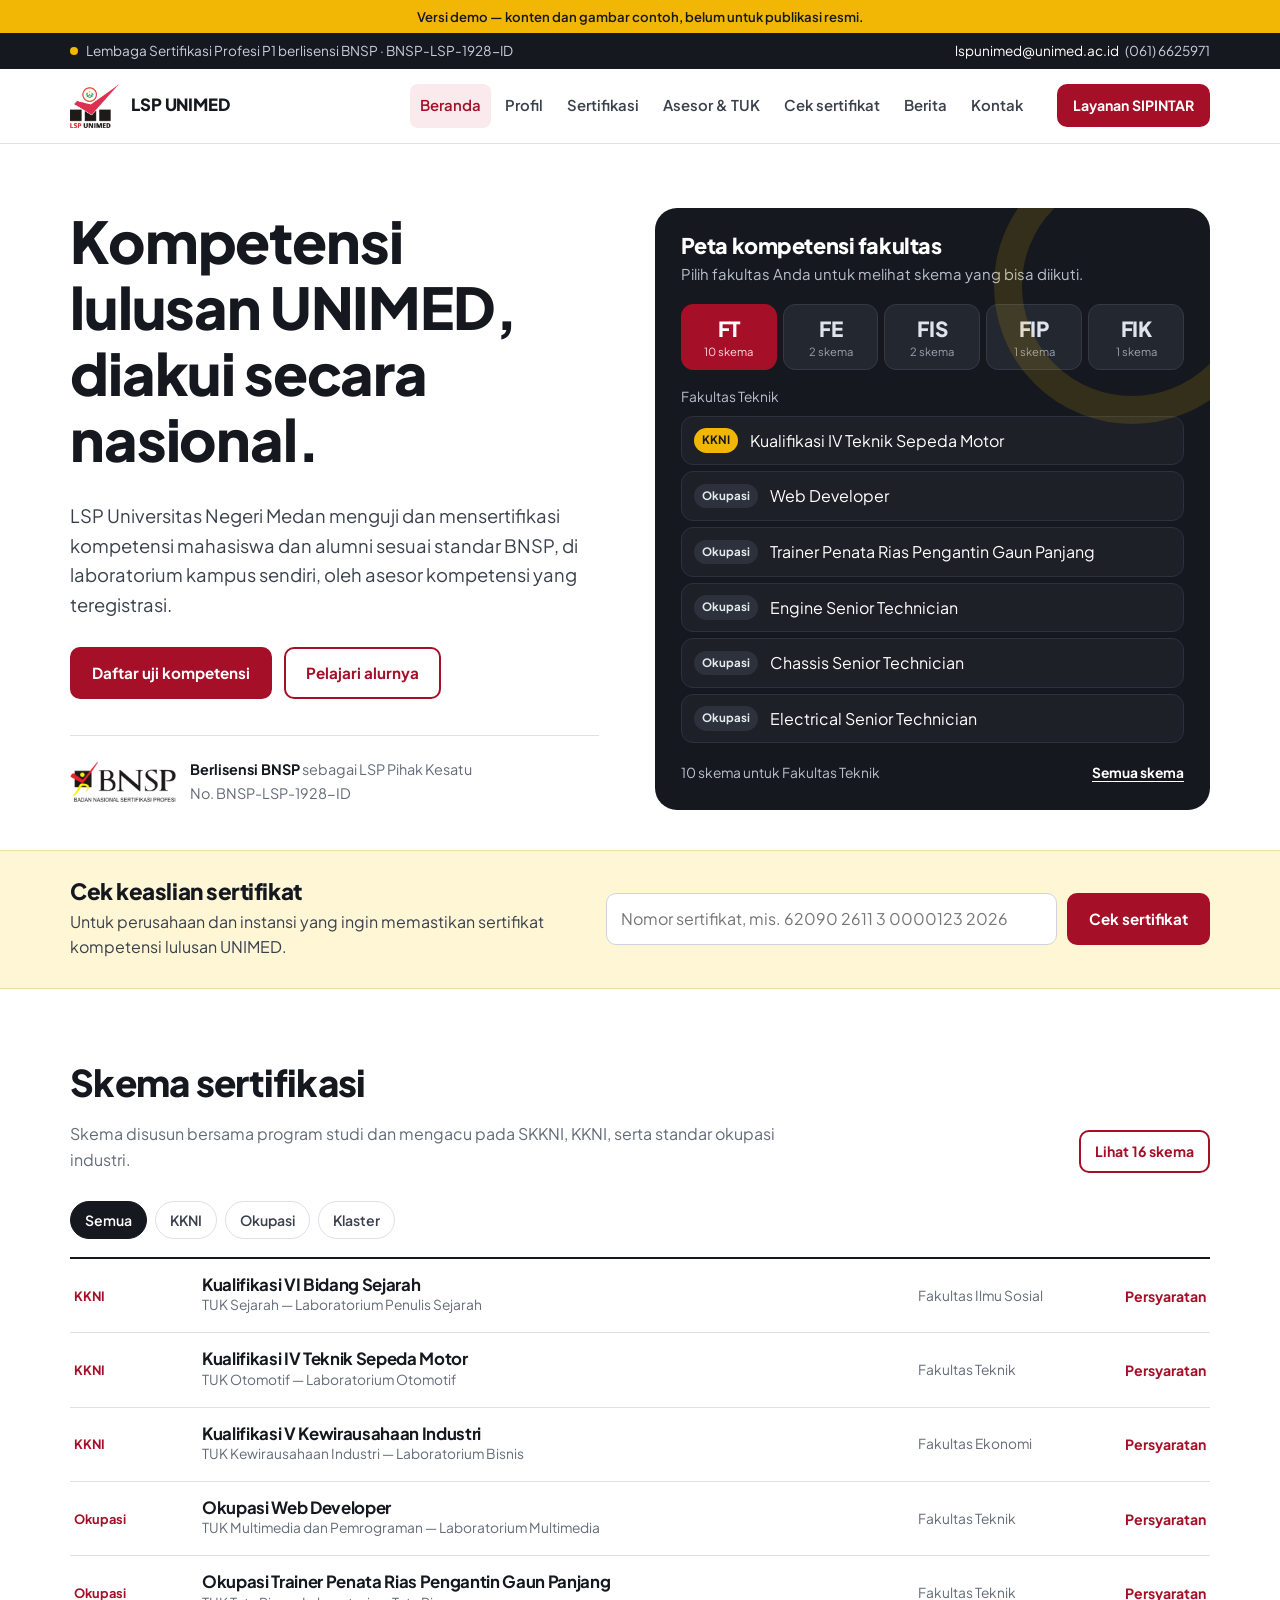
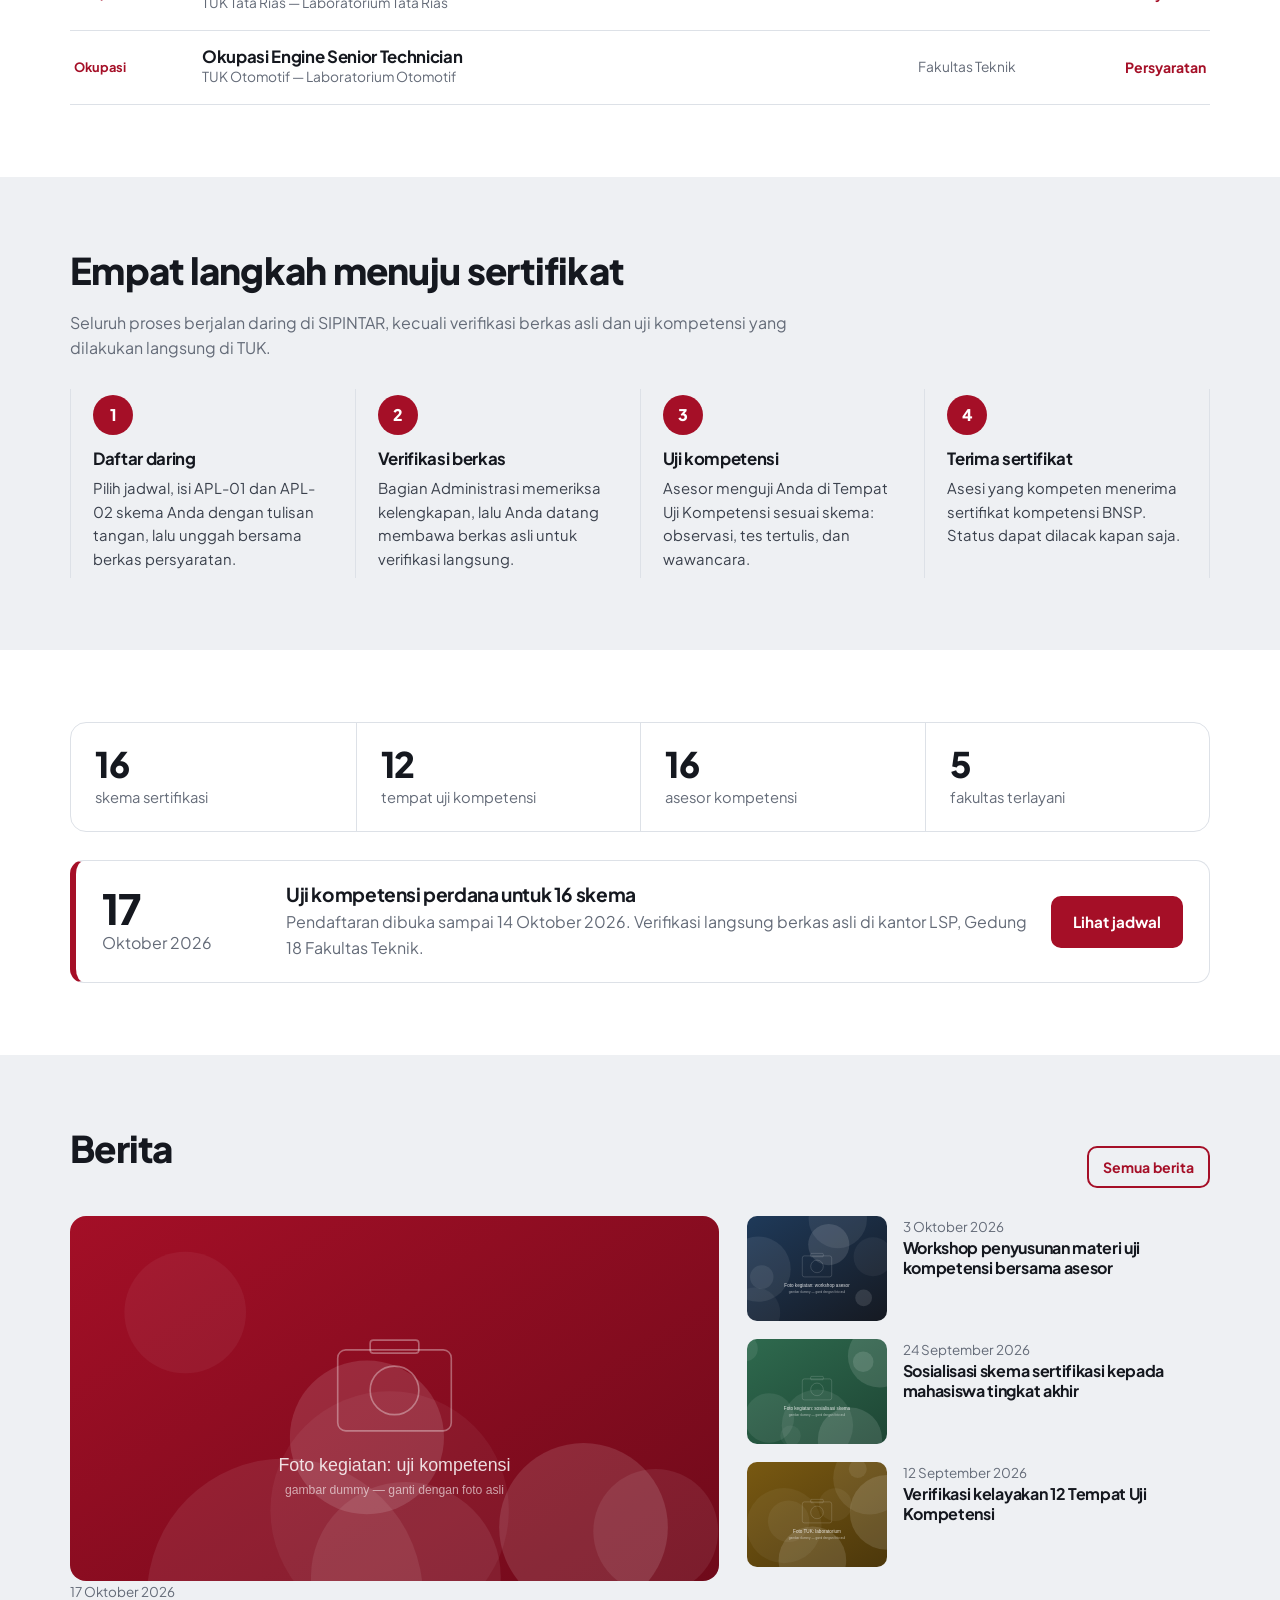
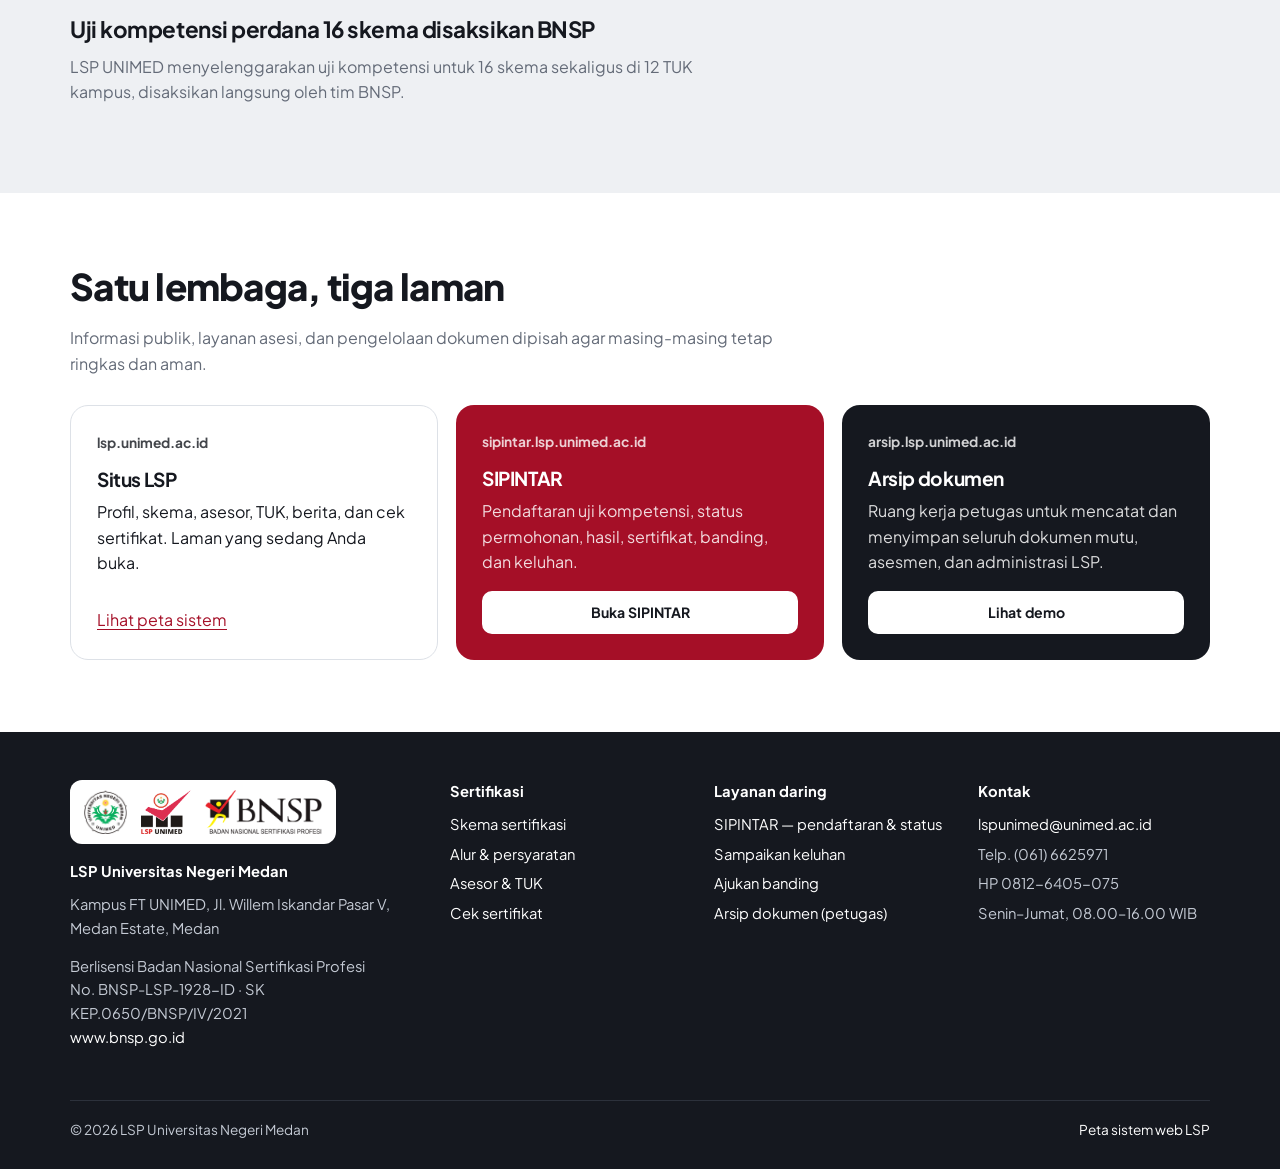
<file: index.html>
<!doctype html>
<html lang="id">
<head>
  <meta charset="utf-8">
  <meta name="viewport" content="width=device-width, initial-scale=1">
  <title>LSP UNIMED — Lembaga Sertifikasi Profesi Universitas Negeri Medan</title>
  <meta name="description" content="Sertifikasi kompetensi berlisensi BNSP untuk mahasiswa dan alumni Universitas Negeri Medan.">
  <link rel="icon" type="image/png" sizes="32x32" href="assets/img/favicon-32.png">
  <link rel="apple-touch-icon" href="assets/img/favicon-180.png">
  <link rel="preconnect" href="https://fonts.googleapis.com"><link rel="preconnect" href="https://fonts.gstatic.com" crossorigin>
  <link href="https://fonts.googleapis.com/css2?family=Plus+Jakarta+Sans:wght@400;500;600;700;800&display=swap" rel="stylesheet">
  <link rel="stylesheet" href="assets/css/site.css">
</head>
<body data-page="beranda">
<main>
  <section class="hero">
    <div class="wrap">
      <div>
        <h1>Kompetensi lulusan UNIMED, diakui secara nasional.</h1>
        <p class="lead">LSP Universitas Negeri Medan menguji dan mensertifikasi kompetensi mahasiswa dan alumni sesuai standar BNSP, di laboratorium kampus sendiri, oleh asesor kompetensi yang teregistrasi.</p>
        <div class="actions">
          <a class="btn" href="https://lsp-unimed.github.io/sipintar/#/jadwal" target="_blank" rel="noopener">Daftar uji kompetensi</a>
          <a class="btn ghost" href="alur.html">Pelajari alurnya</a>
        </div>
        <div class="licensed">
          <img src="assets/img/logo-bnsp.png" alt="BNSP">
          <p><b>Berlisensi BNSP</b> sebagai LSP Pihak Kesatu<br>No. BNSP-LSP-1928-ID</p>
        </div>
      </div>

      <aside class="finder" aria-labelledby="finderTitle">
        <h2 id="finderTitle">Peta kompetensi fakultas</h2>
        <p>Pilih fakultas Anda untuk melihat skema yang bisa diikuti.</p>
        <div class="fak" role="group" aria-label="Pilih fakultas" id="fak"></div>
        <div class="fak-name" id="fakName"></div>
        <ul class="fak-list" id="fakList"></ul>
        <div class="foot"><span id="fakCount"></span><a href="skema.html">Semua skema</a></div>
      </aside>
    </div>
  </section>

  <section class="verify" aria-labelledby="vTitle">
    <div class="wrap">
      <div><h2 id="vTitle">Cek keaslian sertifikat</h2><p>Untuk perusahaan dan instansi yang ingin memastikan sertifikat kompetensi lulusan UNIMED.</p></div>
      <div>
        <form id="fVerif"><label class="sr-only" for="noSert">Nomor sertifikat</label><input id="noSert" placeholder="Nomor sertifikat, mis. 62090 2611 3 0000123 2026" autocomplete="off"><button class="btn" type="submit">Cek sertifikat</button></form>
        <div id="vOut"></div>
      </div>
    </div>
  </section>

  <section class="section">
    <div class="wrap">
      <div class="section-head"><div><h2>Skema sertifikasi</h2><p>Skema disusun bersama program studi dan mengacu pada SKKNI, KKNI, serta standar okupasi industri.</p></div><a class="btn ghost sm" href="skema.html">Lihat 16 skema</a></div>
      <div class="filters" id="jenisF"></div>
      <div class="skema-rows" id="skemaRows"></div>
    </div>
  </section>

  <section class="section alt">
    <div class="wrap">
      <div class="section-head"><div><h2>Empat langkah menuju sertifikat</h2><p>Seluruh proses berjalan daring di SIPINTAR, kecuali verifikasi berkas asli dan uji kompetensi yang dilakukan langsung di TUK.</p></div></div>
      <div class="steps">
        <div class="step"><h3>Daftar daring</h3><p>Pilih jadwal, isi APL-01 dan APL-02 skema Anda dengan tulisan tangan, lalu unggah bersama berkas persyaratan.</p></div>
        <div class="step"><h3>Verifikasi berkas</h3><p>Bagian Administrasi memeriksa kelengkapan, lalu Anda datang membawa berkas asli untuk verifikasi langsung.</p></div>
        <div class="step"><h3>Uji kompetensi</h3><p>Asesor menguji Anda di Tempat Uji Kompetensi sesuai skema: observasi, tes tertulis, dan wawancara.</p></div>
        <div class="step"><h3>Terima sertifikat</h3><p>Asesi yang kompeten menerima sertifikat kompetensi BNSP. Status dapat dilacak kapan saja.</p></div>
      </div>
    </div>
  </section>

  <section class="section">
    <div class="wrap">
      <div class="figures" aria-label="LSP UNIMED dalam angka">
        <div><b>16</b><span>skema sertifikasi</span></div>
        <div><b>12</b><span>tempat uji kompetensi</span></div>
        <div><b>16</b><span>asesor kompetensi</span></div>
        <div><b>5</b><span>fakultas terlayani</span></div>
      </div>
      <div style="height:28px"></div>
      <div class="agenda">
        <div class="date"><b>17</b><span>Oktober 2026</span></div>
        <div><h3 style="margin-bottom:4px">Uji kompetensi perdana untuk 16 skema</h3><p class="muted" style="margin:0">Pendaftaran dibuka sampai 14 Oktober 2026. Verifikasi langsung berkas asli di kantor LSP, Gedung 18 Fakultas Teknik.</p></div>
        <a class="btn" href="https://lsp-unimed.github.io/sipintar/#/jadwal" target="_blank" rel="noopener">Lihat jadwal</a>
      </div>
    </div>
  </section>

  <section class="section alt">
    <div class="wrap">
      <div class="section-head"><div><h2>Berita</h2></div><a class="btn ghost sm" href="berita.html">Semua berita</a></div>
      <div class="news" id="news"></div>
    </div>
  </section>

  <section class="section">
    <div class="wrap">
      <div class="section-head"><div><h2>Satu lembaga, tiga laman</h2><p>Informasi publik, layanan asesi, dan pengelolaan dokumen dipisah agar masing-masing tetap ringkas dan aman.</p></div></div>
      <div class="eco">
        <div class="a"><div class="addr">lsp.unimed.ac.id</div><h3>Situs LSP</h3><p>Profil, skema, asesor, TUK, berita, dan cek sertifikat. Laman yang sedang Anda buka.</p><a href="peta-ekosistem.html">Lihat peta sistem</a></div>
        <div class="b"><div class="addr">sipintar.lsp.unimed.ac.id</div><h3>SIPINTAR</h3><p>Pendaftaran uji kompetensi, status permohonan, hasil, sertifikat, banding, dan keluhan.</p><a class="btn light sm" href="https://lsp-unimed.github.io/sipintar/" target="_blank" rel="noopener">Buka SIPINTAR</a></div>
        <div class="c"><div class="addr">arsip.lsp.unimed.ac.id</div><h3>Arsip dokumen</h3><p>Ruang kerja petugas untuk mencatat dan menyimpan seluruh dokumen mutu, asesmen, dan administrasi LSP.</p><a class="btn light sm" href="arsip/index.html">Lihat demo</a></div>
      </div>
    </div>
  </section>
</main>

<script src="assets/js/data.js"></script>
<script src="assets/js/site.js"></script>
<script src="assets/js/konten.js"></script>
<script>
(function () {
  const D = window.LSP_DATA, F = window.FAKULTAS, esc = window.esc;
  const SIP = window.LSP_SITE.URL.sipintar;

  // Peta kompetensi fakultas
  const fakEl = document.getElementById('fak');
  const order = ['FT', 'FE', 'FIS', 'FIP', 'FIK'];
  fakEl.innerHTML = order.map((k, i) => `<button type="button" data-f="${k}" aria-pressed="${i === 0}"><b>${k}</b><span>${D.skema.filter(s => s.fak === k).length} skema</span></button>`).join('');
  function showFak(k) {
    fakEl.querySelectorAll('button').forEach(b => b.setAttribute('aria-pressed', String(b.dataset.f === k)));
    const list = D.skema.filter(s => s.fak === k);
    document.getElementById('fakName').textContent = F[k];
    document.getElementById('fakList').innerHTML = list.map(s => `<li><a href="skema.html#${s.id}"><span class="tag ${s.jenis}">${s.jenis}</span><span>${esc(s.nama.replace(/^(Okupasi|Klaster) /, ''))}</span></a></li>`).join('');
    document.getElementById('fakCount').textContent = list.length + ' skema untuk ' + F[k];
  }
  fakEl.addEventListener('click', (e) => { const b = e.target.closest('button'); if (b) showFak(b.dataset.f); });
  showFak('FT');

  // Skema (ringkas, 6 baris) dengan filter jenis
  const jenis = ['Semua', 'KKNI', 'Okupasi', 'Klaster'];
  const jf = document.getElementById('jenisF');
  jf.innerHTML = jenis.map((j, i) => `<button class="chip" type="button" data-j="${j}" aria-pressed="${i === 0}">${j}</button>`).join('');
  function rows(j) {
    jf.querySelectorAll('.chip').forEach(c => c.setAttribute('aria-pressed', String(c.dataset.j === j)));
    const list = D.skema.filter(s => j === 'Semua' || s.jenis === j).slice(0, 6);
    document.getElementById('skemaRows').innerHTML = list.map(s => `<a class="skema-row" href="skema.html#${s.id}"><span class="jenis">${s.jenis}</span><div><h3>${esc(s.nama)}</h3><div class="meta">${esc(window.tukNama(s.tuk))}</div></div><span class="meta">${esc(F[s.fak])}</span><span class="go">Persyaratan</span></a>`).join('');
  }
  jf.addEventListener('click', (e) => { const c = e.target.closest('.chip'); if (c) rows(c.dataset.j); });
  rows('Semua');

  // Cek sertifikat (demo)
  document.getElementById('fVerif').addEventListener('submit', (e) => {
    e.preventDefault();
    const v = document.getElementById('noSert').value.trim();
    const out = document.getElementById('vOut');
    if (!v) { out.innerHTML = '<div class="result no">Masukkan nomor sertifikat yang tertera di bagian depan sertifikat.</div>'; return; }
    const hit = window.CONTOH_SERTIFIKAT.find(s => s.no.replace(/\s/g, '') === v.replace(/\s/g, ''));
    out.innerHTML = hit
      ? `<div class="result ok"><b>Sertifikat terdaftar</b><dl><dt>Nama</dt><dd>${esc(hit.nama)}</dd><dt>Skema</dt><dd>${esc(hit.skema)}</dd><dt>Berlaku sampai</dt><dd>${esc(hit.sampai)}</dd></dl></div>`
      : `<div class="result no"><b>Nomor tidak ditemukan.</b> Periksa kembali penulisan nomor, atau hubungi lspunimed@unimed.ac.id. Pada versi demo, coba nomor <b>62090 2611 3 0000123 2026</b>.</div>`;
  });

  window.renderBeritaRingkas(document.getElementById('news'));
})();
</script>
</body>
</html>
</file>
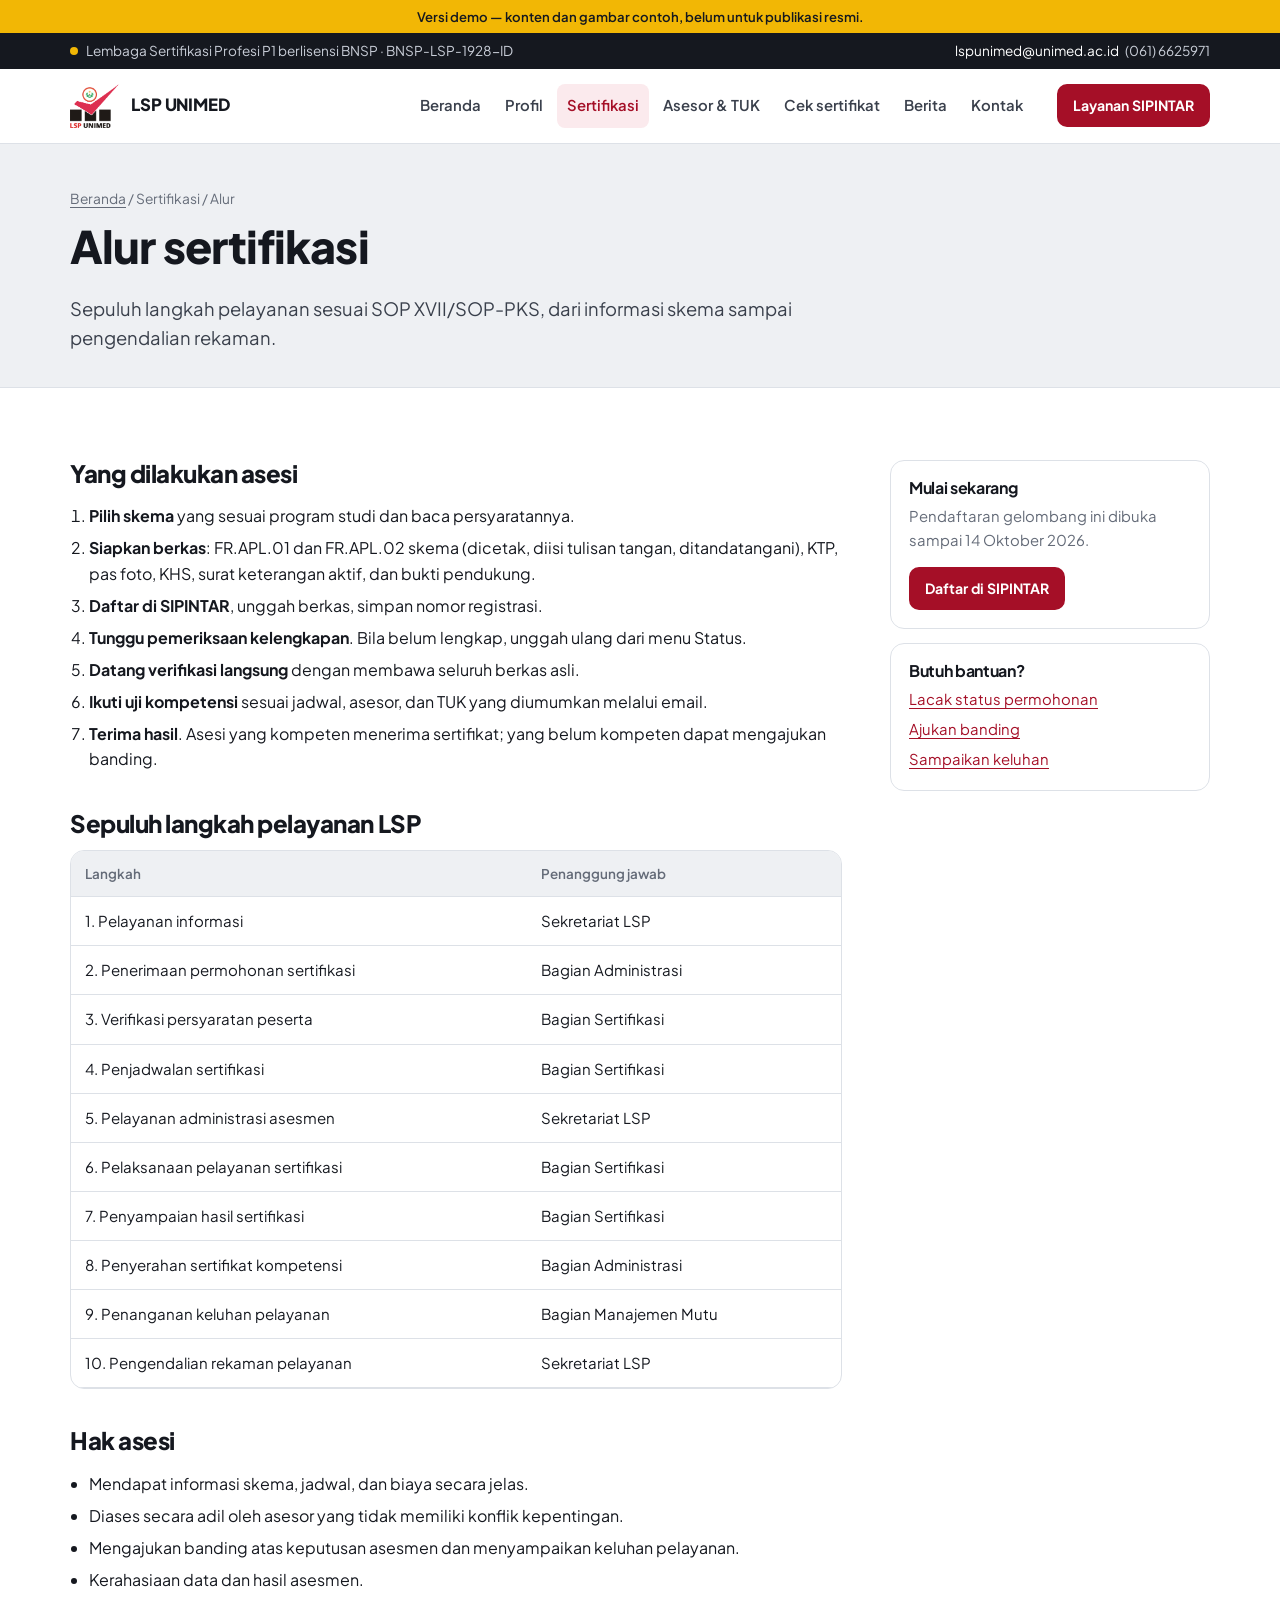
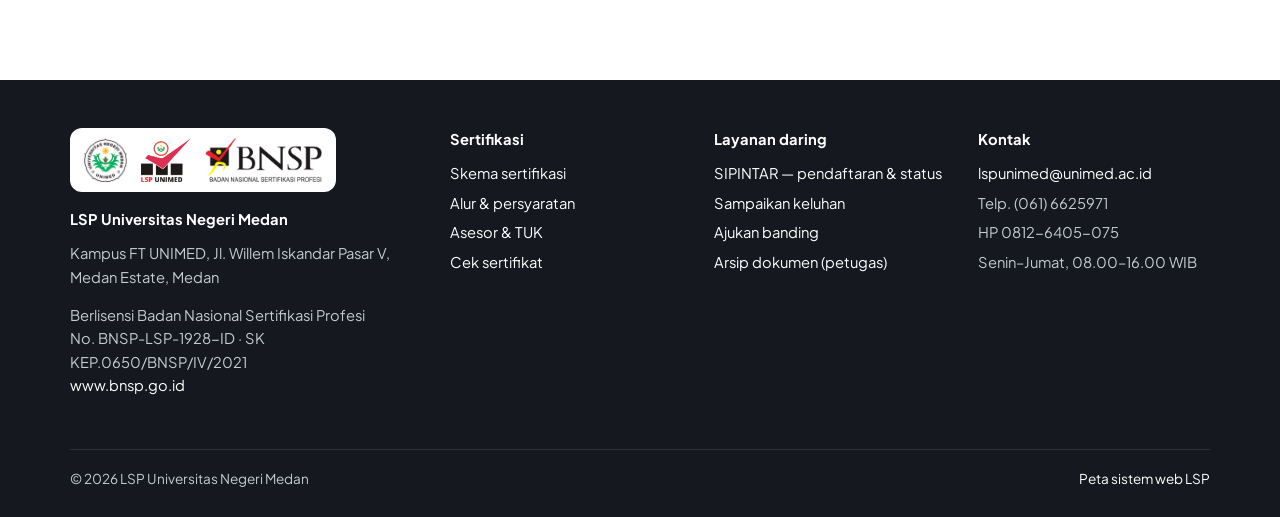
<file: alur.html>
<!doctype html>
<html lang="id">
<head>
  <meta charset="utf-8">
  <meta name="viewport" content="width=device-width, initial-scale=1">
  <title>Alur & persyaratan — LSP UNIMED</title>
  <link rel="icon" type="image/png" sizes="32x32" href="assets/img/favicon-32.png">
  <link rel="apple-touch-icon" href="assets/img/favicon-180.png">
  <link rel="preconnect" href="https://fonts.googleapis.com"><link rel="preconnect" href="https://fonts.gstatic.com" crossorigin>
  <link href="https://fonts.googleapis.com/css2?family=Plus+Jakarta+Sans:wght@400;500;600;700;800&display=swap" rel="stylesheet">
  <link rel="stylesheet" href="assets/css/site.css">
</head>
<body data-page="sertifikasi">
<main>
  <section class="page-head"><div class="wrap">
    <div class="crumb"><a href="index.html">Beranda</a> / Sertifikasi / Alur</div>
    <h1 style="font-size:clamp(1.9rem,4vw,2.8rem)">Alur sertifikasi</h1>
    <p class="lead" style="margin:0">Sepuluh langkah pelayanan sesuai SOP XVII/SOP-PKS, dari informasi skema sampai pengendalian rekaman.</p>
  </div></section>
  <section class="section"><div class="wrap two">
    <div class="prose">
      <h2>Yang dilakukan asesi</h2>
      <ol>
        <li><b>Pilih skema</b> yang sesuai program studi dan baca persyaratannya.</li>
        <li><b>Siapkan berkas</b>: FR.APL.01 dan FR.APL.02 skema (dicetak, diisi tulisan tangan, ditandatangani), KTP, pas foto, KHS, surat keterangan aktif, dan bukti pendukung.</li>
        <li><b>Daftar di SIPINTAR</b>, unggah berkas, simpan nomor registrasi.</li>
        <li><b>Tunggu pemeriksaan kelengkapan</b>. Bila belum lengkap, unggah ulang dari menu Status.</li>
        <li><b>Datang verifikasi langsung</b> dengan membawa seluruh berkas asli.</li>
        <li><b>Ikuti uji kompetensi</b> sesuai jadwal, asesor, dan TUK yang diumumkan melalui email.</li>
        <li><b>Terima hasil</b>. Asesi yang kompeten menerima sertifikat; yang belum kompeten dapat mengajukan banding.</li>
      </ol>
      <h2>Sepuluh langkah pelayanan LSP</h2>
      <div class="table-wrap"><table class="table"><thead><tr><th>Langkah</th><th>Penanggung jawab</th></tr></thead><tbody>
        <tr><td>1. Pelayanan informasi</td><td>Sekretariat LSP</td></tr><tr><td>2. Penerimaan permohonan sertifikasi</td><td>Bagian Administrasi</td></tr>
        <tr><td>3. Verifikasi persyaratan peserta</td><td>Bagian Sertifikasi</td></tr><tr><td>4. Penjadwalan sertifikasi</td><td>Bagian Sertifikasi</td></tr>
        <tr><td>5. Pelayanan administrasi asesmen</td><td>Sekretariat LSP</td></tr><tr><td>6. Pelaksanaan pelayanan sertifikasi</td><td>Bagian Sertifikasi</td></tr>
        <tr><td>7. Penyampaian hasil sertifikasi</td><td>Bagian Sertifikasi</td></tr><tr><td>8. Penyerahan sertifikat kompetensi</td><td>Bagian Administrasi</td></tr>
        <tr><td>9. Penanganan keluhan pelayanan</td><td>Bagian Manajemen Mutu</td></tr><tr><td>10. Pengendalian rekaman pelayanan</td><td>Sekretariat LSP</td></tr>
      </tbody></table></div>
      <h2>Hak asesi</h2>
      <ul><li>Mendapat informasi skema, jadwal, dan biaya secara jelas.</li><li>Diases secara adil oleh asesor yang tidak memiliki konflik kepentingan.</li><li>Mengajukan banding atas keputusan asesmen dan menyampaikan keluhan pelayanan.</li><li>Kerahasiaan data dan hasil asesmen.</li></ul>
    </div>
    <aside class="aside">
      <div class="box"><h3>Mulai sekarang</h3><p class="muted" style="font-size:.93rem">Pendaftaran gelombang ini dibuka sampai 14 Oktober 2026.</p><a class="btn sm" href="https://lsp-unimed.github.io/sipintar/#/jadwal" target="_blank" rel="noopener">Daftar di SIPINTAR</a></div>
      <div class="box"><h3>Butuh bantuan?</h3><ul><li><a href="https://lsp-unimed.github.io/sipintar/#/status" target="_blank" rel="noopener">Lacak status permohonan</a></li><li><a href="https://lsp-unimed.github.io/sipintar/#/banding" target="_blank" rel="noopener">Ajukan banding</a></li><li><a href="https://lsp-unimed.github.io/sipintar/#/keluhan" target="_blank" rel="noopener">Sampaikan keluhan</a></li></ul></div>
    </aside>
  </div></section>
</main>
<script src="assets/js/data.js"></script>
<script src="assets/js/site.js"></script>
<script src="assets/js/konten.js"></script>

</body>
</html>
</file>
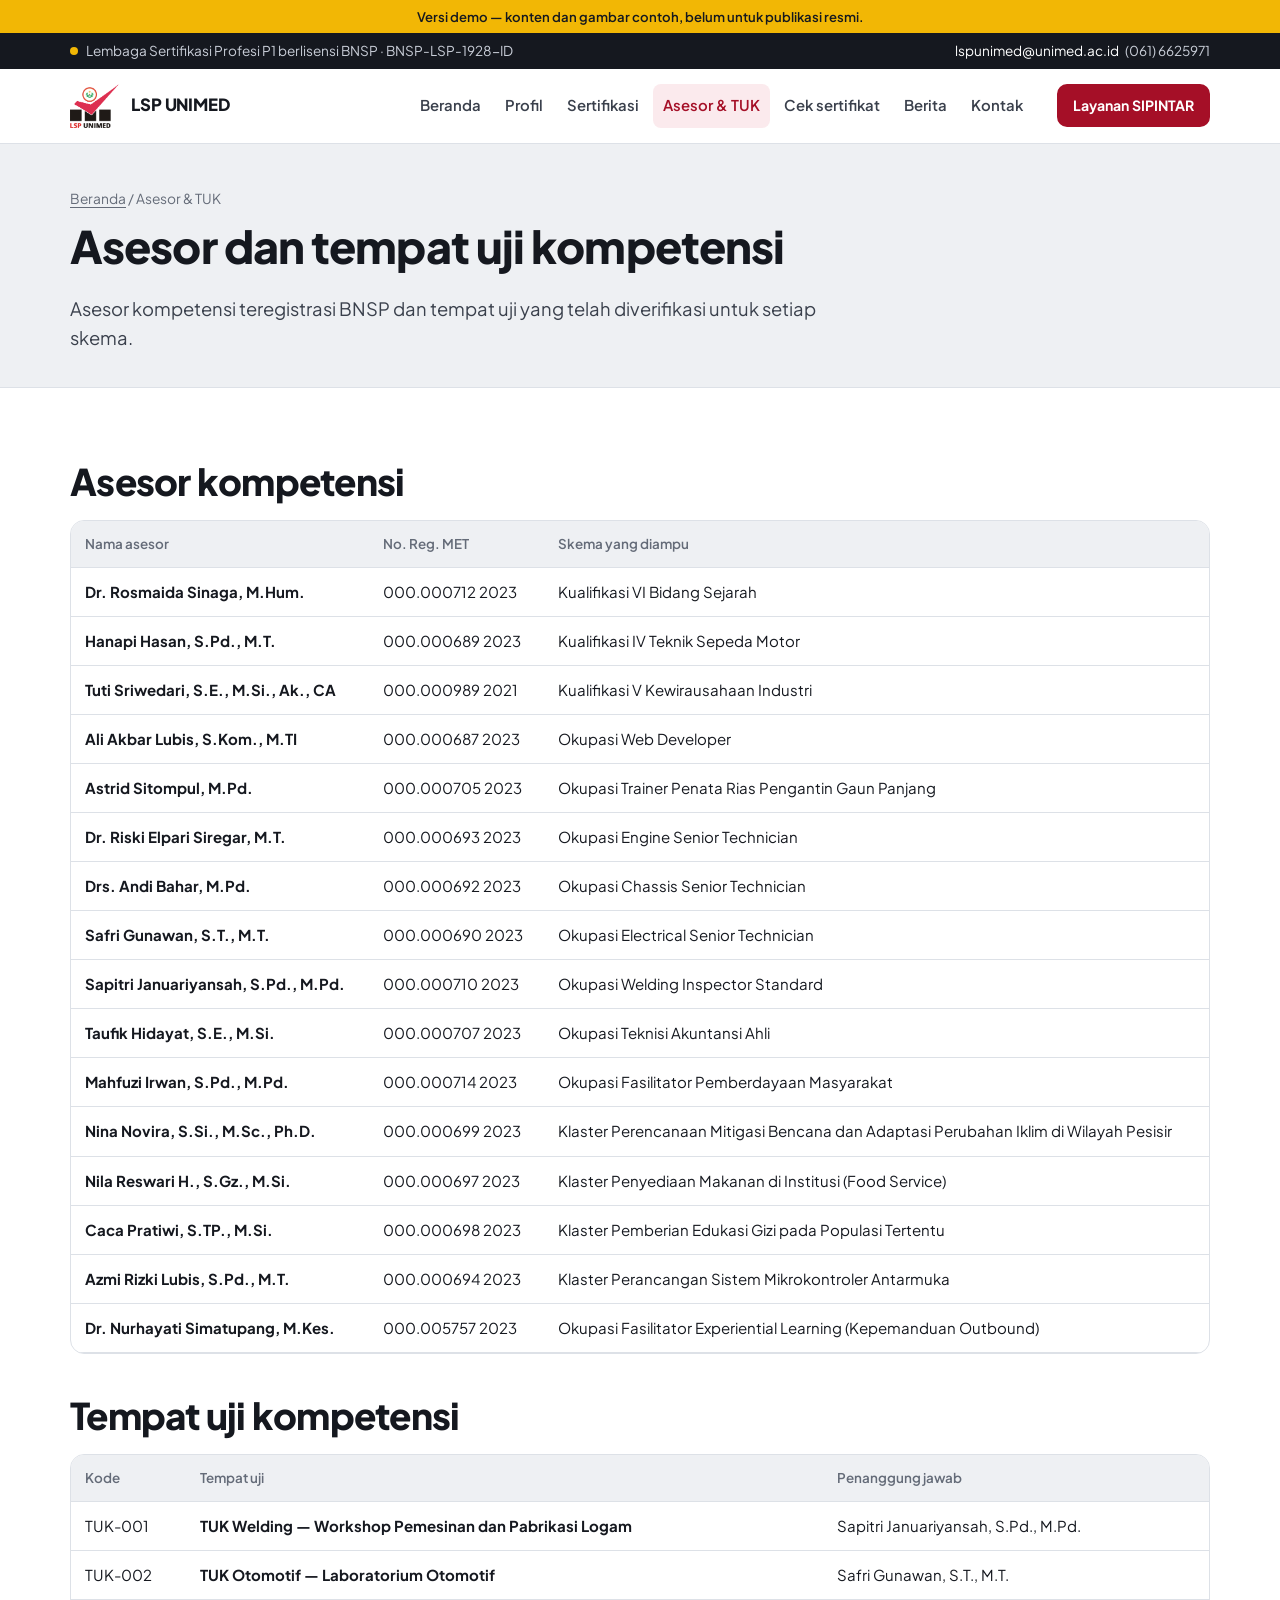
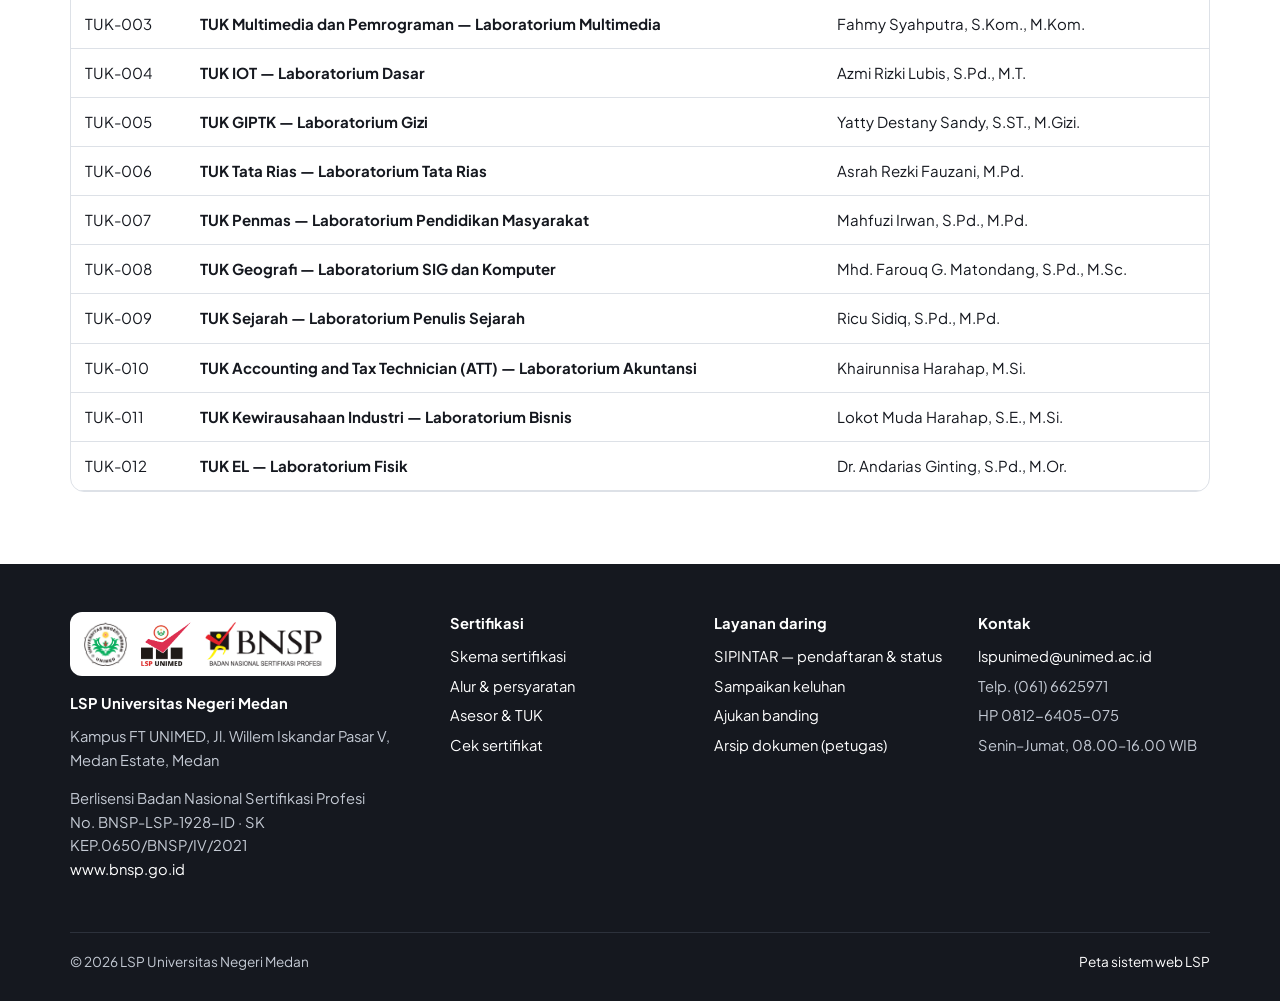
<file: asesor-tuk.html>
<!doctype html>
<html lang="id">
<head>
  <meta charset="utf-8">
  <meta name="viewport" content="width=device-width, initial-scale=1">
  <title>Asesor & TUK — LSP UNIMED</title>
  <link rel="icon" type="image/png" sizes="32x32" href="assets/img/favicon-32.png">
  <link rel="apple-touch-icon" href="assets/img/favicon-180.png">
  <link rel="preconnect" href="https://fonts.googleapis.com"><link rel="preconnect" href="https://fonts.gstatic.com" crossorigin>
  <link href="https://fonts.googleapis.com/css2?family=Plus+Jakarta+Sans:wght@400;500;600;700;800&display=swap" rel="stylesheet">
  <link rel="stylesheet" href="assets/css/site.css">
</head>
<body data-page="data">
<main>
  <section class="page-head"><div class="wrap">
    <div class="crumb"><a href="index.html">Beranda</a> / Asesor & TUK</div>
    <h1 style="font-size:clamp(1.9rem,4vw,2.8rem)">Asesor dan tempat uji kompetensi</h1>
    <p class="lead" style="margin:0">Asesor kompetensi teregistrasi BNSP dan tempat uji yang telah diverifikasi untuk setiap skema.</p>
  </div></section>
  <section class="section"><div class="wrap">
    <h2>Asesor kompetensi</h2>
    <div class="table-wrap" style="margin-bottom:40px"><table class="table"><thead><tr><th>Nama asesor</th><th>No. Reg. MET</th><th>Skema yang diampu</th></tr></thead><tbody id="as"></tbody></table></div>
    <h2>Tempat uji kompetensi</h2>
    <div class="table-wrap"><table class="table"><thead><tr><th>Kode</th><th>Tempat uji</th><th>Penanggung jawab</th></tr></thead><tbody id="tk"></tbody></table></div>
  </div></section>
</main>
<script src="assets/js/data.js"></script>
<script src="assets/js/site.js"></script>
<script src="assets/js/konten.js"></script>
<script>
(function () {
  const D = window.LSP_DATA, esc = window.esc;
  document.getElementById('as').innerHTML = D.skema.map(s => `<tr><td><b>${esc(s.asesor)}</b></td><td>${esc(s.met)}</td><td>${esc(s.nama)}</td></tr>`).join('');
  document.getElementById('tk').innerHTML = D.tuk.map(t => `<tr><td>${esc(t.id)}</td><td><b>${esc(t.nama)}</b></td><td>${esc(t.pj)}</td></tr>`).join('');
})();
</script>
</body>
</html>
</file>
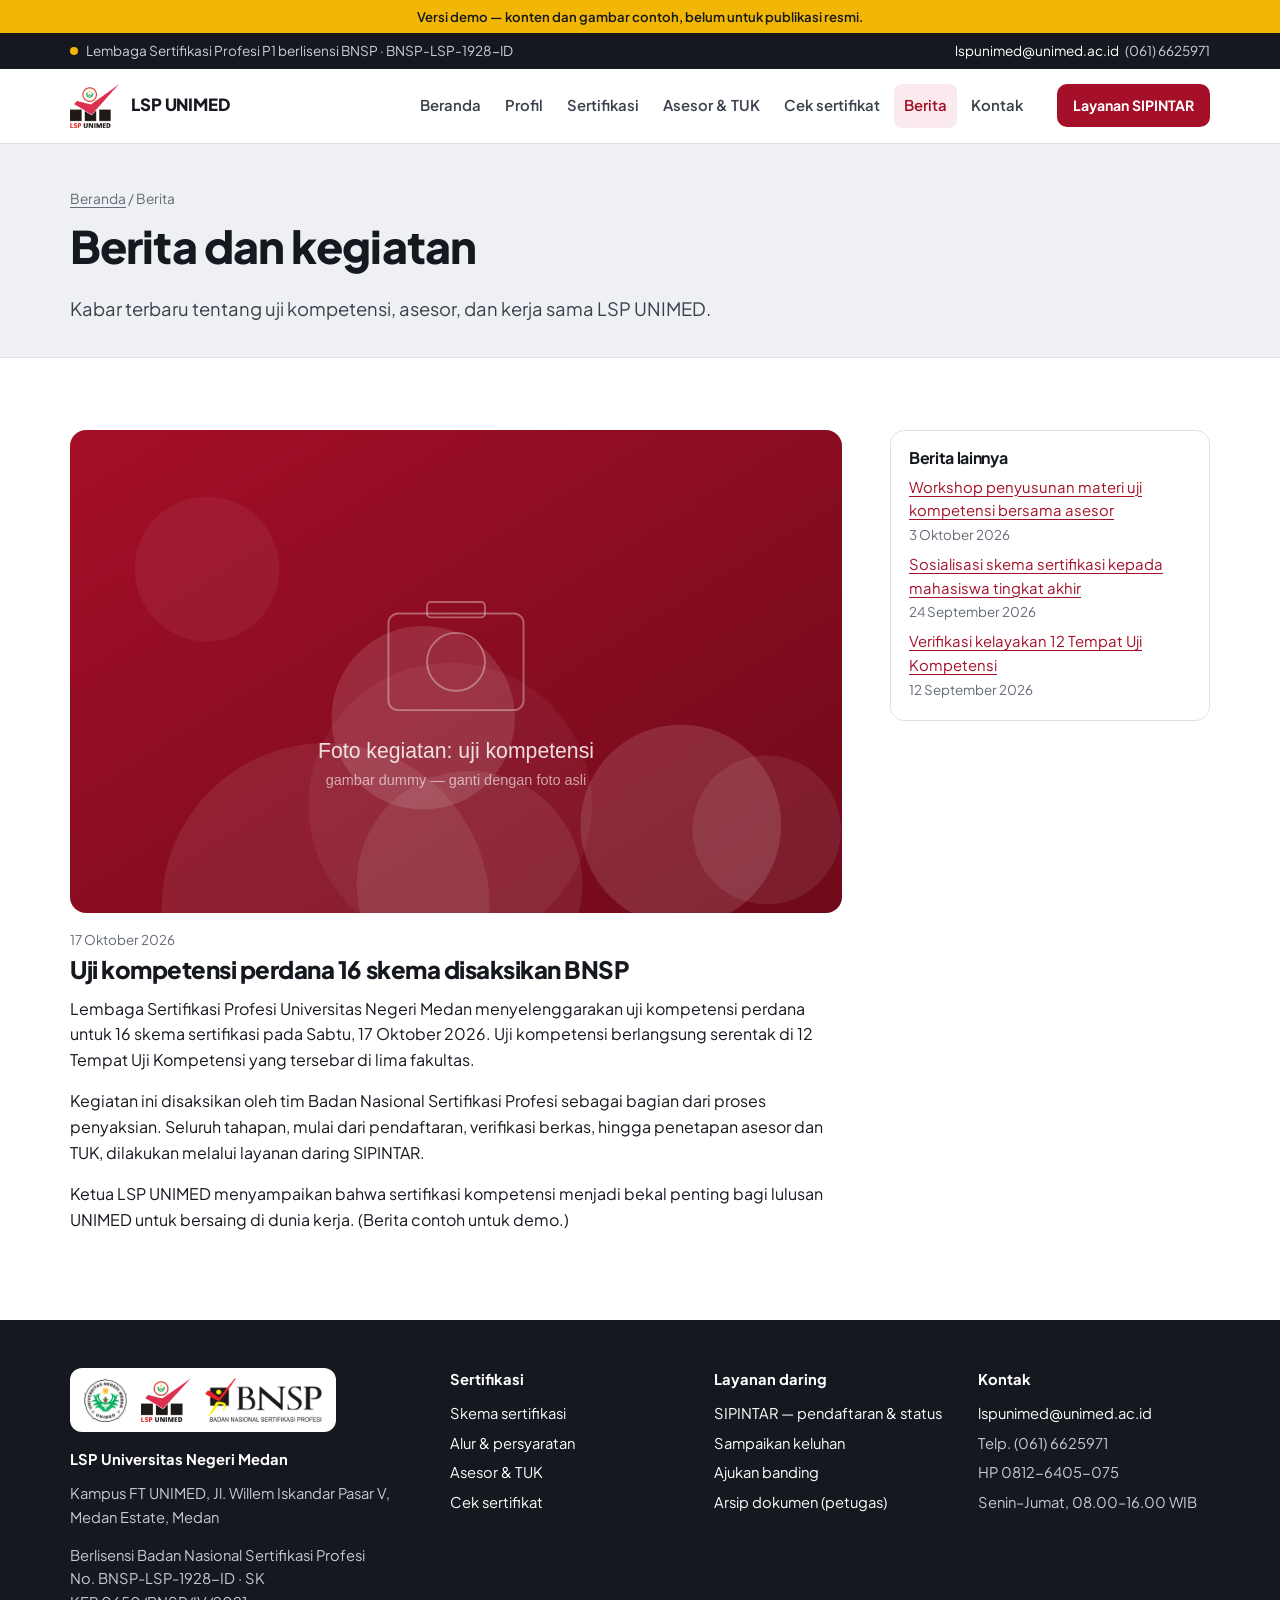
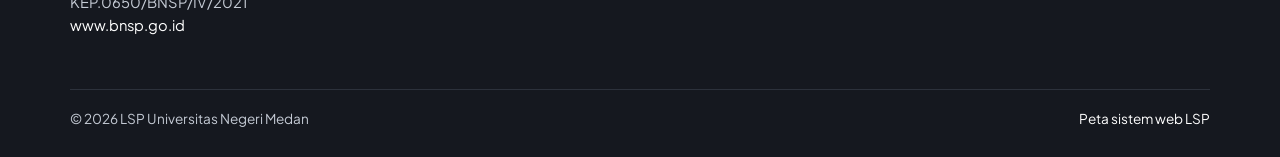
<file: berita.html>
<!doctype html>
<html lang="id">
<head>
  <meta charset="utf-8">
  <meta name="viewport" content="width=device-width, initial-scale=1">
  <title>Berita — LSP UNIMED</title>
  <link rel="icon" type="image/png" sizes="32x32" href="assets/img/favicon-32.png">
  <link rel="apple-touch-icon" href="assets/img/favicon-180.png">
  <link rel="preconnect" href="https://fonts.googleapis.com"><link rel="preconnect" href="https://fonts.gstatic.com" crossorigin>
  <link href="https://fonts.googleapis.com/css2?family=Plus+Jakarta+Sans:wght@400;500;600;700;800&display=swap" rel="stylesheet">
  <link rel="stylesheet" href="assets/css/site.css">
</head>
<body data-page="berita">
<main>
  <section class="page-head"><div class="wrap">
    <div class="crumb"><a href="index.html">Beranda</a> / Berita</div>
    <h1 style="font-size:clamp(1.9rem,4vw,2.8rem)">Berita dan kegiatan</h1>
    <p class="lead" style="margin:0">Kabar terbaru tentang uji kompetensi, asesor, dan kerja sama LSP UNIMED.</p>
  </div></section>
  <section class="section"><div class="wrap two"><div id="art"></div><aside class="aside"><div class="box"><h3>Berita lainnya</h3><ul id="lst"></ul></div></aside></div></section>
</main>
<script src="assets/js/data.js"></script>
<script src="assets/js/site.js"></script>
<script src="assets/js/konten.js"></script>
<script>
(function () {
  const B = window.BERITA, esc = window.esc;
  function show() {
    const b = B.find(x => x.id === location.hash.slice(1)) || B[0];
    document.getElementById('art').innerHTML = `<article class="prose"><img src="assets/img/${b.img}" alt="" style="border-radius:16px;margin-bottom:16px"><div class="date-line">${window.tglID(b.tgl)}</div><h2 style="margin-top:6px">${esc(b.judul)}</h2>${b.isi.map(p => `<p>${esc(p)}</p>`).join('')}</article>`;
    document.getElementById('lst').innerHTML = B.filter(x => x !== b).map(x => `<li><a href="#${x.id}">${esc(x.judul)}</a><br><span class="date-line">${window.tglID(x.tgl)}</span></li>`).join('');
    window.scrollTo(0, 0);
  }
  window.addEventListener('hashchange', show); show();
})();
</script>
</body>
</html>
</file>
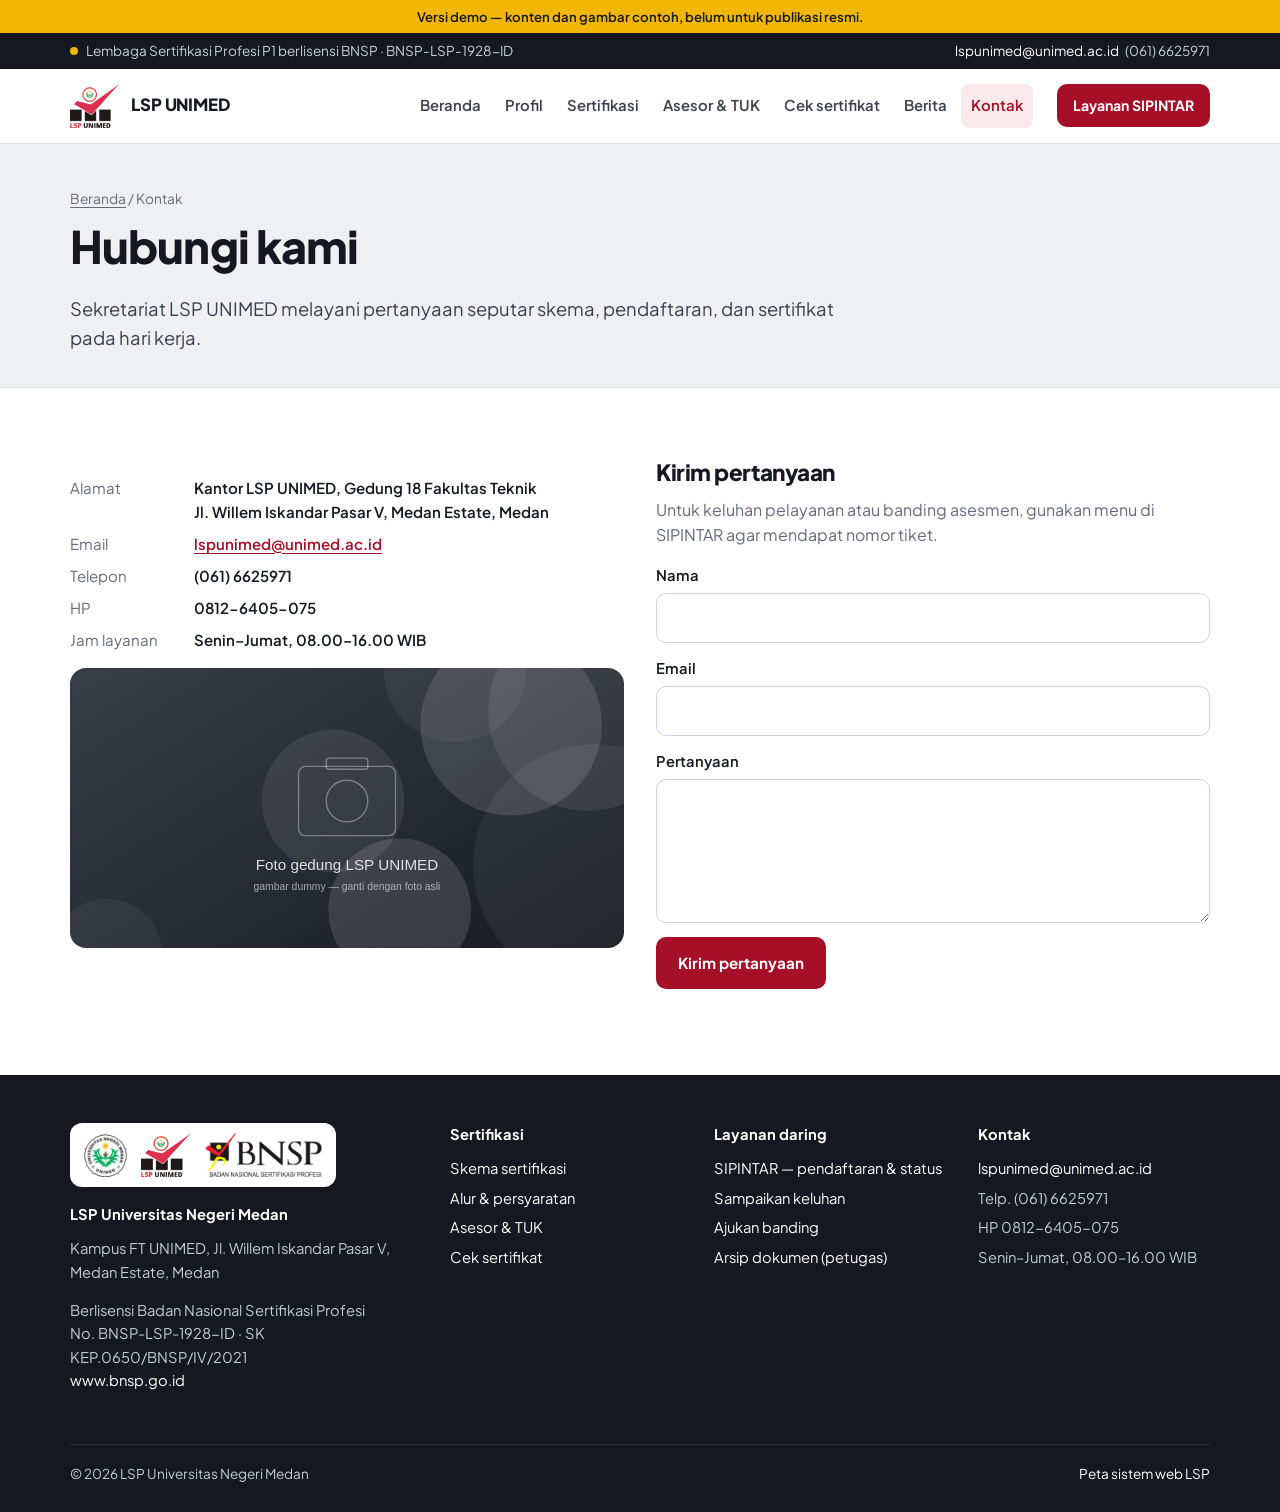
<file: kontak.html>
<!doctype html>
<html lang="id">
<head>
  <meta charset="utf-8">
  <meta name="viewport" content="width=device-width, initial-scale=1">
  <title>Kontak — LSP UNIMED</title>
  <link rel="icon" type="image/png" sizes="32x32" href="assets/img/favicon-32.png">
  <link rel="apple-touch-icon" href="assets/img/favicon-180.png">
  <link rel="preconnect" href="https://fonts.googleapis.com"><link rel="preconnect" href="https://fonts.gstatic.com" crossorigin>
  <link href="https://fonts.googleapis.com/css2?family=Plus+Jakarta+Sans:wght@400;500;600;700;800&display=swap" rel="stylesheet">
  <link rel="stylesheet" href="assets/css/site.css">
</head>
<body data-page="kontak">
<main>
  <section class="page-head"><div class="wrap">
    <div class="crumb"><a href="index.html">Beranda</a> / Kontak</div>
    <h1 style="font-size:clamp(1.9rem,4vw,2.8rem)">Hubungi kami</h1>
    <p class="lead" style="margin:0">Sekretariat LSP UNIMED melayani pertanyaan seputar skema, pendaftaran, dan sertifikat pada hari kerja.</p>
  </div></section>
  <section class="section"><div class="wrap contact-grid">
    <div>
      <dl class="kv" style="grid-template-columns:110px 1fr"><dt>Alamat</dt><dd>Kantor LSP UNIMED, Gedung 18 Fakultas Teknik<br>Jl. Willem Iskandar Pasar V, Medan Estate, Medan</dd><dt>Email</dt><dd><a href="mailto:lspunimed@unimed.ac.id">lspunimed@unimed.ac.id</a></dd><dt>Telepon</dt><dd>(061) 6625971</dd><dt>HP</dt><dd>0812-6405-075</dd><dt>Jam layanan</dt><dd>Senin–Jumat, 08.00–16.00 WIB</dd></dl>
      <div class="map-ph" role="img" aria-label="Peta lokasi (gambar contoh)"></div>
    </div>
    <div>
      <h2 style="font-size:1.4rem">Kirim pertanyaan</h2>
      <p class="muted">Untuk keluhan pelayanan atau banding asesmen, gunakan menu di SIPINTAR agar mendapat nomor tiket.</p>
      <form class="form" id="fK"><label>Nama<input required></label><label>Email<input type="email" required></label><label>Pertanyaan<textarea rows="5" required></textarea></label><div><button class="btn" type="submit">Kirim pertanyaan</button></div><div id="kOut"></div></form>
    </div>
  </div></section>
</main>
<script src="assets/js/data.js"></script>
<script src="assets/js/site.js"></script>
<script src="assets/js/konten.js"></script>
<script>document.getElementById('fK').addEventListener('submit', e => { e.preventDefault(); document.getElementById('kOut').innerHTML = '<div class="result ok">Versi demo: pertanyaan tidak dikirim. Pada versi akhir, pertanyaan diteruskan ke email sekretariat.</div>'; });</script>
</body>
</html>
</file>
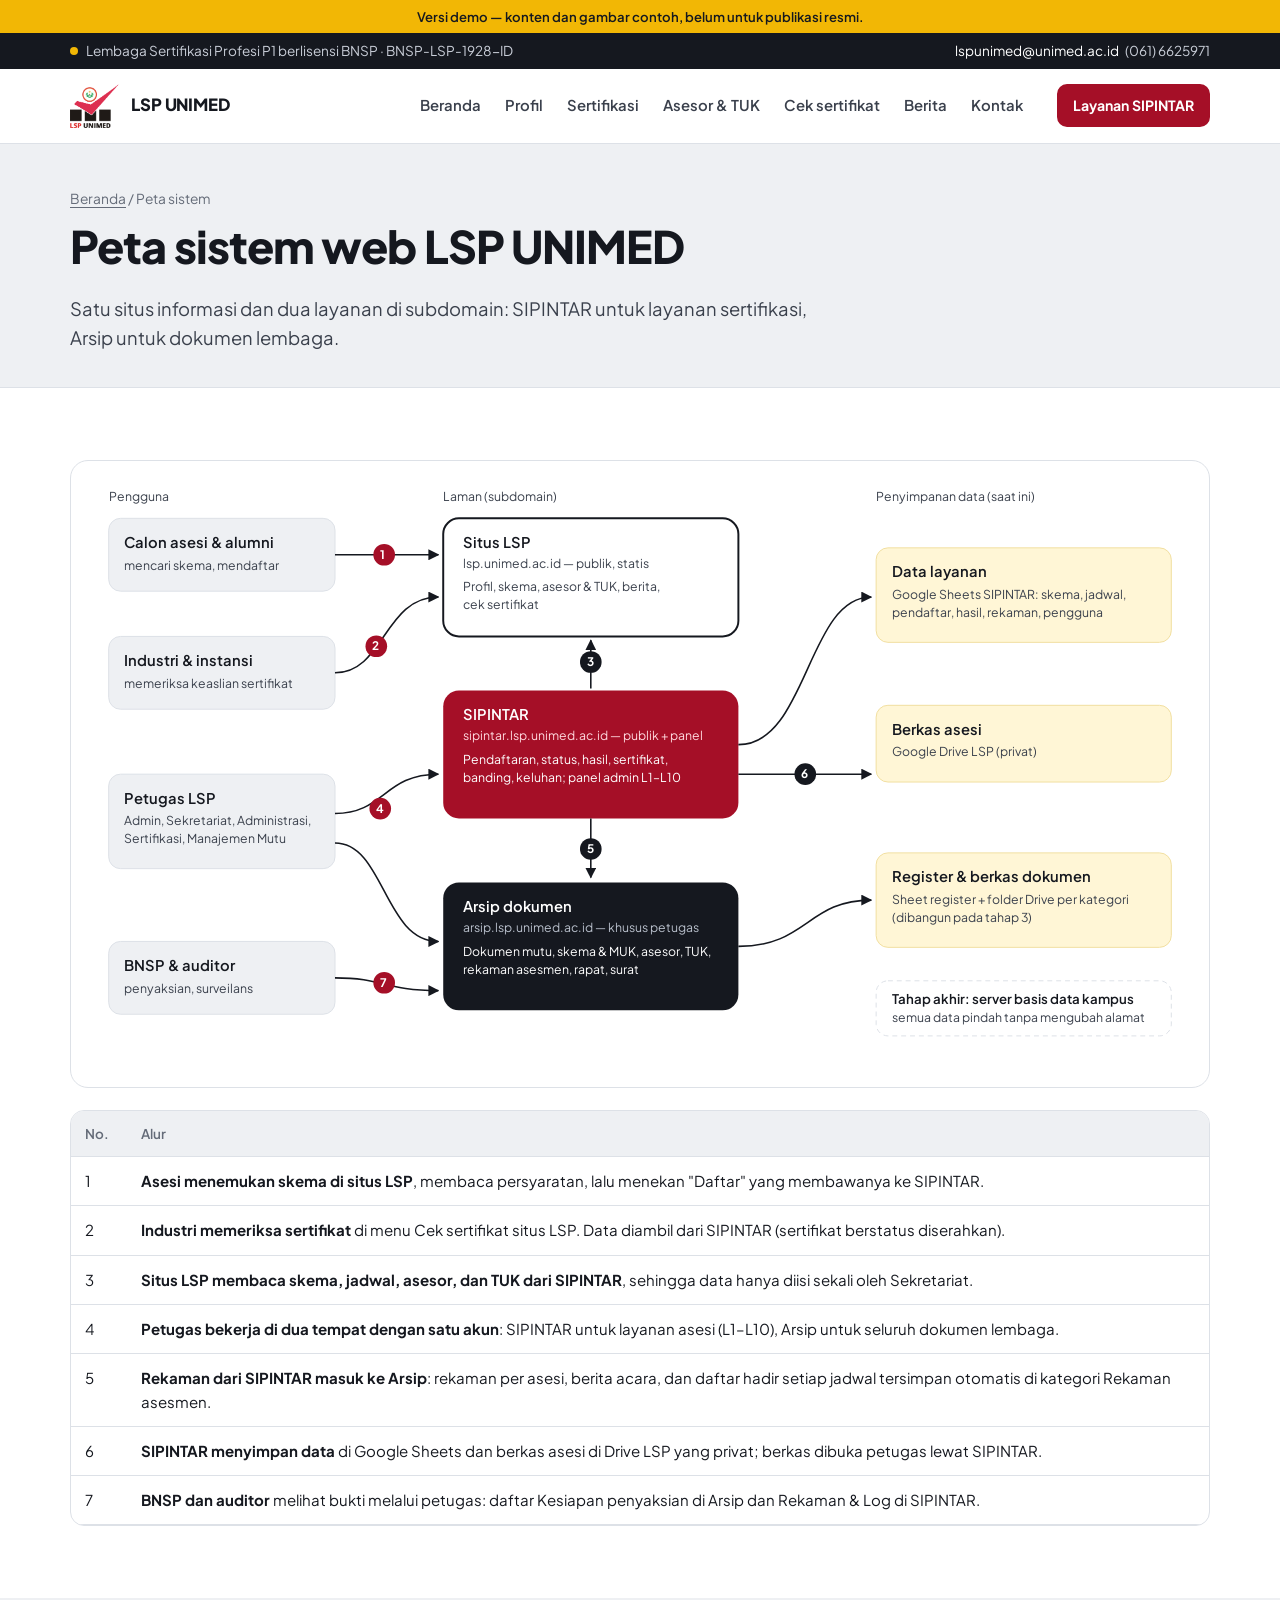
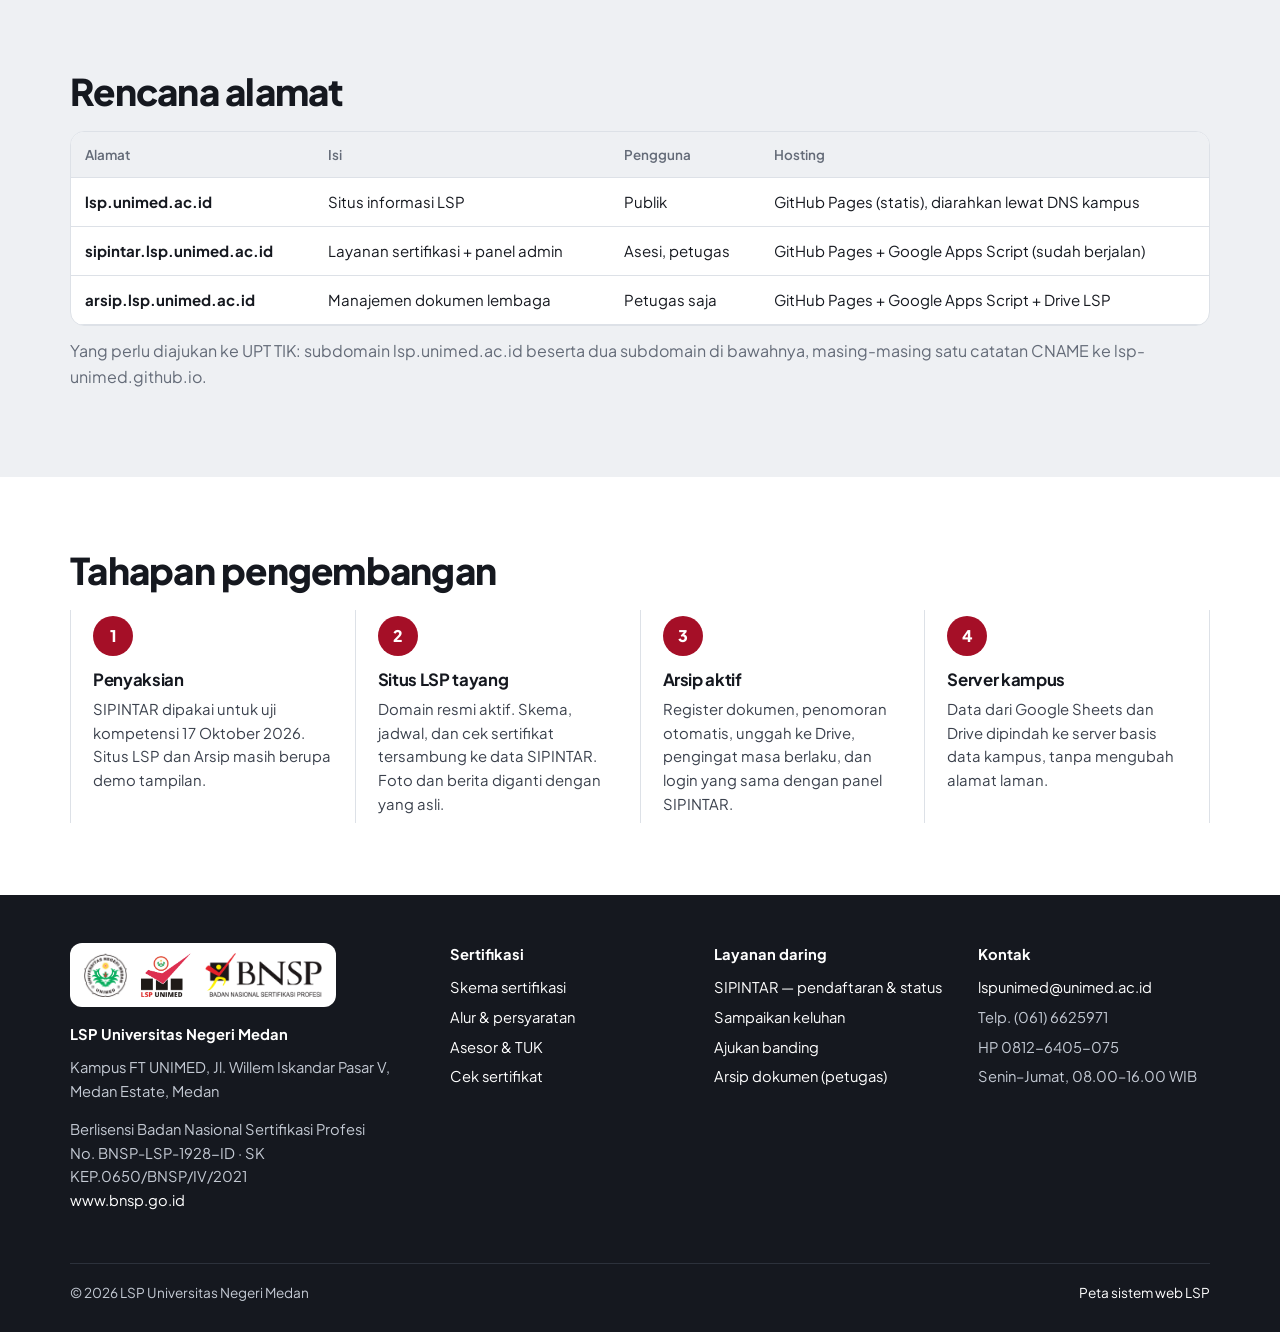
<file: peta-ekosistem.html>
<!doctype html>
<html lang="id">
<head>
  <meta charset="utf-8">
  <meta name="viewport" content="width=device-width, initial-scale=1">
  <title>Peta sistem web — LSP UNIMED</title>
  <link rel="icon" type="image/png" sizes="32x32" href="assets/img/favicon-32.png">
  <link rel="apple-touch-icon" href="assets/img/favicon-180.png">
  <link rel="preconnect" href="https://fonts.googleapis.com"><link rel="preconnect" href="https://fonts.gstatic.com" crossorigin>
  <link href="https://fonts.googleapis.com/css2?family=Plus+Jakarta+Sans:wght@400;500;600;700;800&display=swap" rel="stylesheet">
  <link rel="stylesheet" href="assets/css/site.css">
</head>
<body data-page="">
<main>
  <section class="page-head"><div class="wrap">
    <div class="crumb"><a href="index.html">Beranda</a> / Peta sistem</div>
    <h1 style="font-size:clamp(1.9rem,4vw,2.8rem)">Peta sistem web LSP UNIMED</h1>
    <p class="lead" style="margin:0">Satu situs informasi dan dua layanan di subdomain: SIPINTAR untuk layanan sertifikasi, Arsip untuk dokumen lembaga.</p>
  </div></section>
  <section class="section"><div class="wrap">
    <div style="border:1px solid var(--line);border-radius:18px;padding:18px;background:#fff;overflow:auto"><div style="min-width:760px"><svg viewBox="0 0 1120 600" role="img" aria-labelledby="dgT" style="width:100%;height:auto;display:block">
<title id="dgT">Diagram hubungan pengguna, tiga laman LSP UNIMED, dan penyimpanan data</title>
<defs><marker id="ar" viewBox="0 0 10 10" refX="9" refY="5" markerWidth="7" markerHeight="7" orient="auto-start-reverse"><path d="M0,0 L10,5 L0,10 z" fill="#15181f"/></marker></defs>
<style>.t{font:600 15px "Plus Jakarta Sans",sans-serif;fill:#15181f}.s{font:400 12.5px "Plus Jakarta Sans",sans-serif;fill:#3a404c}.w{fill:#fff}.l{stroke:#15181f;stroke-width:1.6;fill:none;marker-end:url(#ar)}.n{font:700 12px "Plus Jakarta Sans",sans-serif;fill:#fff}</style>
<text x="20" y="22" class="s">Pengguna</text><text x="360" y="22" class="s">Laman (subdomain)</text><text x="800" y="22" class="s">Penyimpanan data (saat ini)</text>
<!-- pengguna -->
<rect x="20" y="40" width="230" height="74" rx="12" fill="#eef0f3" stroke="#dde1e7"/><text x="36" y="70" class="t">Calon asesi & alumni</text><text x="36" y="92" class="s">mencari skema, mendaftar</text>
<rect x="20" y="160" width="230" height="74" rx="12" fill="#eef0f3" stroke="#dde1e7"/><text x="36" y="190" class="t">Industri & instansi</text><text x="36" y="212" class="s">memeriksa keaslian sertifikat</text>
<rect x="20" y="300" width="230" height="96" rx="12" fill="#eef0f3" stroke="#dde1e7"/><text x="36" y="330" class="t">Petugas LSP</text><text x="36" y="352" class="s">Admin, Sekretariat, Administrasi,</text><text x="36" y="370" class="s">Sertifikasi, Manajemen Mutu</text>
<rect x="20" y="470" width="230" height="74" rx="12" fill="#eef0f3" stroke="#dde1e7"/><text x="36" y="500" class="t">BNSP & auditor</text><text x="36" y="522" class="s">penyaksian, surveilans</text>
<!-- laman -->
<rect x="360" y="40" width="300" height="120" rx="16" fill="#fff" stroke="#15181f" stroke-width="2"/><text x="380" y="70" class="t">Situs LSP</text><text x="380" y="90" class="s">lsp.unimed.ac.id — publik, statis</text><text x="380" y="114" class="s">Profil, skema, asesor & TUK, berita,</text><text x="380" y="132" class="s">cek sertifikat</text>
<rect x="360" y="215" width="300" height="130" rx="16" fill="#a50f27"/><text x="380" y="245" class="t w" style="fill:#fff">SIPINTAR</text><text x="380" y="265" class="s" style="fill:#ffd9df">sipintar.lsp.unimed.ac.id — publik + panel</text><text x="380" y="290" class="s" style="fill:#fff">Pendaftaran, status, hasil, sertifikat,</text><text x="380" y="308" class="s" style="fill:#fff">banding, keluhan; panel admin L1–L10</text>
<rect x="360" y="410" width="300" height="130" rx="16" fill="#15181f"/><text x="380" y="440" class="t" style="fill:#fff">Arsip dokumen</text><text x="380" y="460" class="s" style="fill:#b9c0cc">arsip.lsp.unimed.ac.id — khusus petugas</text><text x="380" y="485" class="s" style="fill:#fff">Dokumen mutu, skema & MUK, asesor, TUK,</text><text x="380" y="503" class="s" style="fill:#fff">rekaman asesmen, rapat, surat</text>
<!-- data -->
<rect x="800" y="70" width="300" height="96" rx="12" fill="#fff6d6" stroke="#f1dfa0"/><text x="816" y="100" class="t">Data layanan</text><text x="816" y="122" class="s">Google Sheets SIPINTAR: skema, jadwal,</text><text x="816" y="140" class="s">pendaftar, hasil, rekaman, pengguna</text>
<rect x="800" y="230" width="300" height="78" rx="12" fill="#fff6d6" stroke="#f1dfa0"/><text x="816" y="260" class="t">Berkas asesi</text><text x="816" y="282" class="s">Google Drive LSP (privat)</text>
<rect x="800" y="380" width="300" height="96" rx="12" fill="#fff6d6" stroke="#f1dfa0"/><text x="816" y="410" class="t">Register & berkas dokumen</text><text x="816" y="432" class="s">Sheet register + folder Drive per kategori</text><text x="816" y="450" class="s">(dibangun pada tahap 3)</text>
<rect x="800" y="510" width="300" height="56" rx="12" fill="#fff" stroke="#dde1e7" stroke-dasharray="5 4"/><text x="816" y="534" class="t" style="font-size:13.5px">Tahap akhir: server basis data kampus</text><text x="816" y="552" class="s">semua data pindah tanpa mengubah alamat</text>
<!-- panah -->
<path class="l" d="M250 77 H355"/><circle cx="300" cy="77" r="11" fill="#a50f27"/><text x="296" y="81" class="n">1</text>
<path class="l" d="M250 197 C300 197 300 120 355 120"/><circle cx="292" cy="170" r="11" fill="#a50f27"/><text x="288" y="174" class="n">2</text>
<path class="l" d="M510 213 V164"/><circle cx="510" cy="186" r="11" fill="#15181f"/><text x="506" y="190" class="n">3</text>
<path class="l" d="M250 340 C300 340 300 300 355 300"/><path class="l" d="M250 370 C300 370 300 470 355 470"/><circle cx="296" cy="335" r="11" fill="#a50f27"/><text x="292" y="339" class="n">4</text>
<path class="l" d="M510 345 V405"/><circle cx="510" cy="376" r="11" fill="#15181f"/><text x="506" y="380" class="n">5</text>
<path class="l" d="M660 270 C730 270 730 120 795 120"/><path class="l" d="M660 300 H795" /><circle cx="728" cy="300" r="11" fill="#15181f"/><text x="724" y="304" class="n">6</text>
<path class="l" d="M660 475 C730 475 730 428 795 428"/>
<path class="l" d="M250 507 C300 507 300 520 355 520"/><circle cx="300" cy="512" r="11" fill="#a50f27"/><text x="296" y="516" class="n">7</text>
</svg></div></div>
    <div class="table-wrap" style="margin-top:22px"><table class="table"><thead><tr><th style="width:56px">No.</th><th>Alur</th></tr></thead><tbody>
      <tr><td>1</td><td><b>Asesi menemukan skema di situs LSP</b>, membaca persyaratan, lalu menekan "Daftar" yang membawanya ke SIPINTAR.</td></tr>
      <tr><td>2</td><td><b>Industri memeriksa sertifikat</b> di menu Cek sertifikat situs LSP. Data diambil dari SIPINTAR (sertifikat berstatus diserahkan).</td></tr>
      <tr><td>3</td><td><b>Situs LSP membaca skema, jadwal, asesor, dan TUK dari SIPINTAR</b>, sehingga data hanya diisi sekali oleh Sekretariat.</td></tr>
      <tr><td>4</td><td><b>Petugas bekerja di dua tempat dengan satu akun</b>: SIPINTAR untuk layanan asesi (L1–L10), Arsip untuk seluruh dokumen lembaga.</td></tr>
      <tr><td>5</td><td><b>Rekaman dari SIPINTAR masuk ke Arsip</b>: rekaman per asesi, berita acara, dan daftar hadir setiap jadwal tersimpan otomatis di kategori Rekaman asesmen.</td></tr>
      <tr><td>6</td><td><b>SIPINTAR menyimpan data</b> di Google Sheets dan berkas asesi di Drive LSP yang privat; berkas dibuka petugas lewat SIPINTAR.</td></tr>
      <tr><td>7</td><td><b>BNSP dan auditor</b> melihat bukti melalui petugas: daftar Kesiapan penyaksian di Arsip dan Rekaman & Log di SIPINTAR.</td></tr>
    </tbody></table></div>
  </div></section>

  <section class="section alt"><div class="wrap">
    <h2>Rencana alamat</h2>
    <div class="table-wrap"><table class="table"><thead><tr><th>Alamat</th><th>Isi</th><th>Pengguna</th><th>Hosting</th></tr></thead><tbody>
      <tr><td><b>lsp.unimed.ac.id</b></td><td>Situs informasi LSP</td><td>Publik</td><td>GitHub Pages (statis), diarahkan lewat DNS kampus</td></tr>
      <tr><td><b>sipintar.lsp.unimed.ac.id</b></td><td>Layanan sertifikasi + panel admin</td><td>Asesi, petugas</td><td>GitHub Pages + Google Apps Script (sudah berjalan)</td></tr>
      <tr><td><b>arsip.lsp.unimed.ac.id</b></td><td>Manajemen dokumen lembaga</td><td>Petugas saja</td><td>GitHub Pages + Google Apps Script + Drive LSP</td></tr>
    </tbody></table></div>
    <p class="muted" style="margin-top:12px">Yang perlu diajukan ke UPT TIK: subdomain lsp.unimed.ac.id beserta dua subdomain di bawahnya, masing-masing satu catatan CNAME ke lsp-unimed.github.io.</p>
  </div></section>

  <section class="section"><div class="wrap">
    <h2>Tahapan pengembangan</h2>
    <div class="steps">
      <div class="step"><h3>Penyaksian</h3><p>SIPINTAR dipakai untuk uji kompetensi 17 Oktober 2026. Situs LSP dan Arsip masih berupa demo tampilan.</p></div>
      <div class="step"><h3>Situs LSP tayang</h3><p>Domain resmi aktif. Skema, jadwal, dan cek sertifikat tersambung ke data SIPINTAR. Foto dan berita diganti dengan yang asli.</p></div>
      <div class="step"><h3>Arsip aktif</h3><p>Register dokumen, penomoran otomatis, unggah ke Drive, pengingat masa berlaku, dan login yang sama dengan panel SIPINTAR.</p></div>
      <div class="step"><h3>Server kampus</h3><p>Data dari Google Sheets dan Drive dipindah ke server basis data kampus, tanpa mengubah alamat laman.</p></div>
    </div>
  </div></section>
</main>
<script src="assets/js/data.js"></script>
<script src="assets/js/site.js"></script>
<script src="assets/js/konten.js"></script>

</body>
</html>
</file>
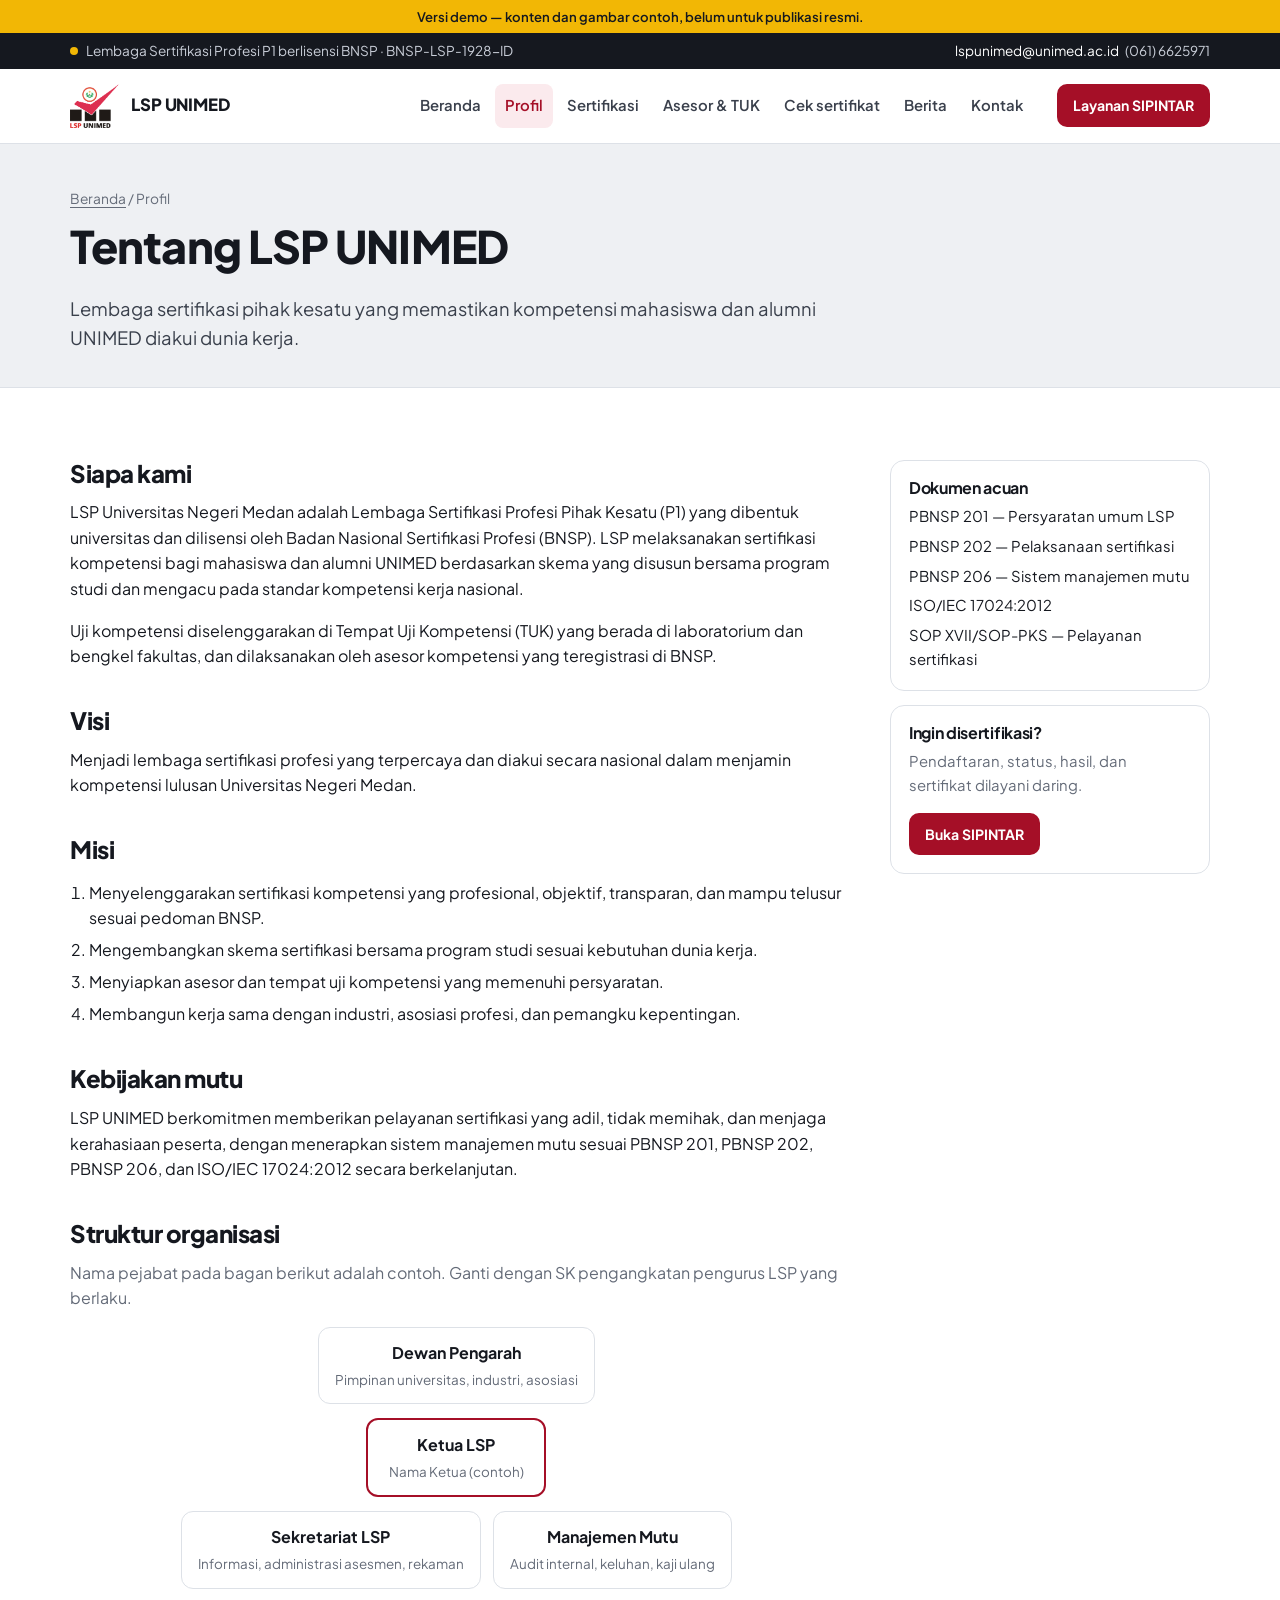
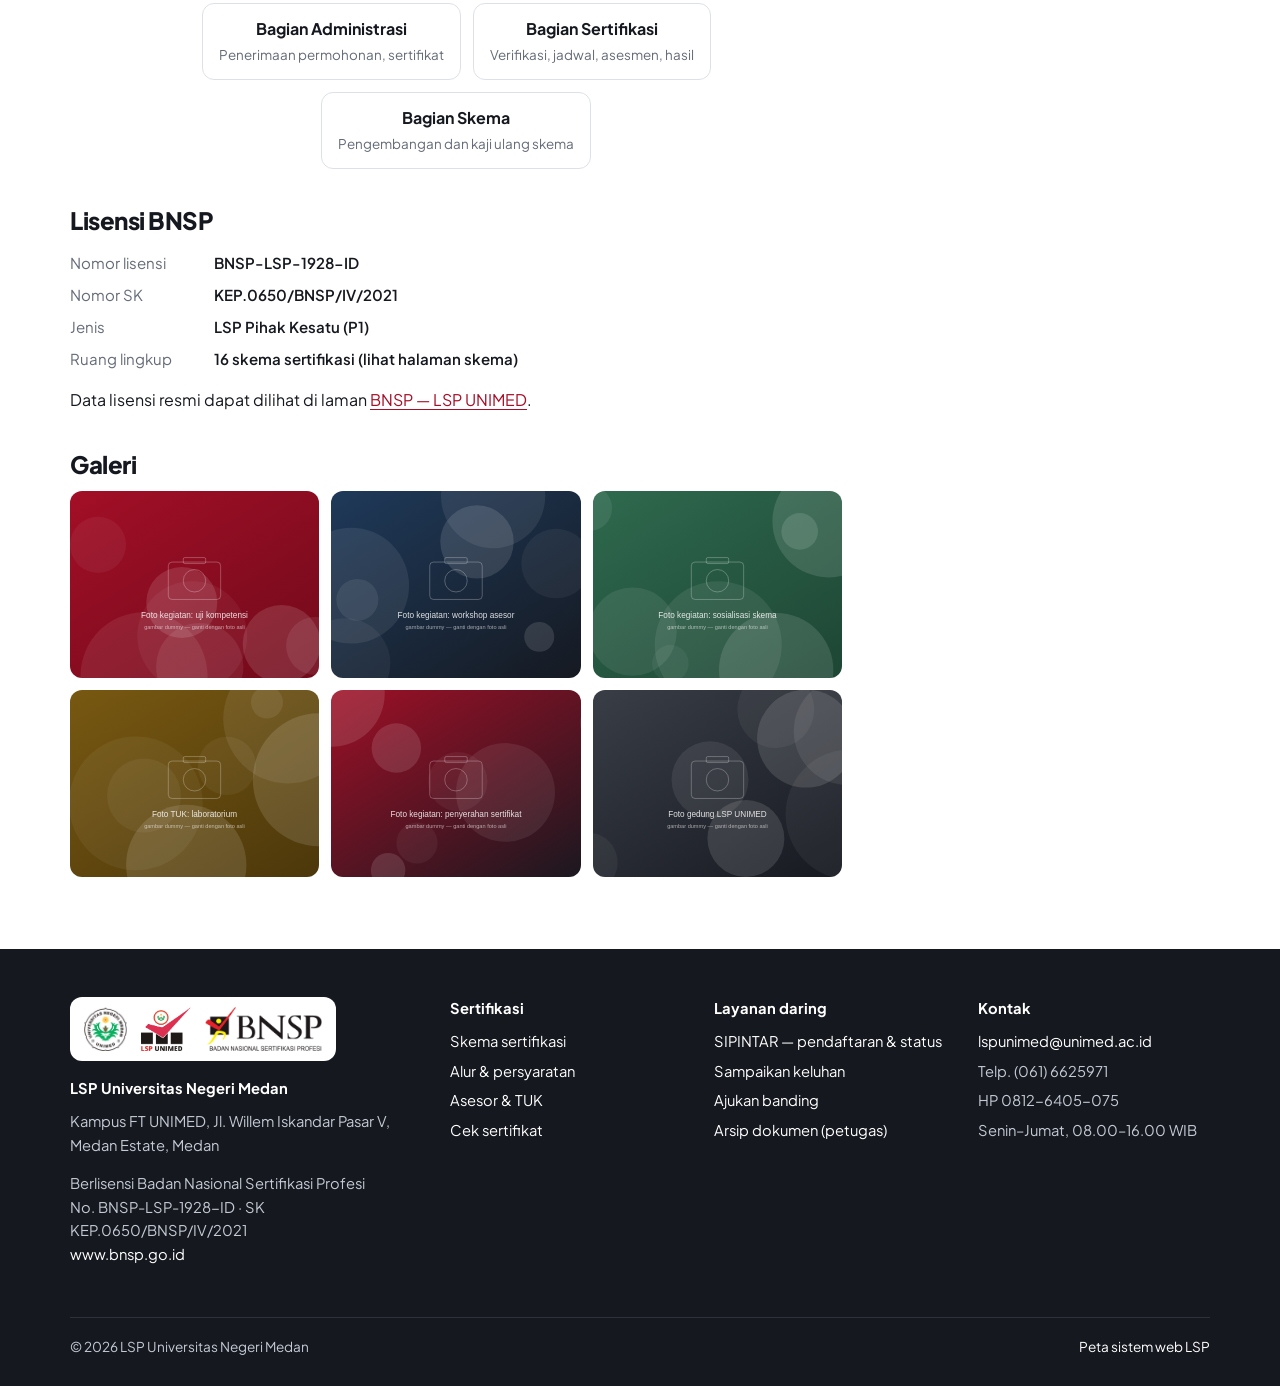
<file: profil.html>
<!doctype html>
<html lang="id">
<head>
  <meta charset="utf-8">
  <meta name="viewport" content="width=device-width, initial-scale=1">
  <title>Profil — LSP UNIMED</title>
  <link rel="icon" type="image/png" sizes="32x32" href="assets/img/favicon-32.png">
  <link rel="apple-touch-icon" href="assets/img/favicon-180.png">
  <link rel="preconnect" href="https://fonts.googleapis.com"><link rel="preconnect" href="https://fonts.gstatic.com" crossorigin>
  <link href="https://fonts.googleapis.com/css2?family=Plus+Jakarta+Sans:wght@400;500;600;700;800&display=swap" rel="stylesheet">
  <link rel="stylesheet" href="assets/css/site.css">
</head>
<body data-page="profil">
<main>
  <section class="page-head"><div class="wrap">
    <div class="crumb"><a href="index.html">Beranda</a> / Profil</div>
    <h1 style="font-size:clamp(1.9rem,4vw,2.8rem)">Tentang LSP UNIMED</h1>
    <p class="lead" style="margin:0">Lembaga sertifikasi pihak kesatu yang memastikan kompetensi mahasiswa dan alumni UNIMED diakui dunia kerja.</p>
  </div></section>
  <section class="section"><div class="wrap two">
    <div class="prose">
      <h2>Siapa kami</h2>
      <p>LSP Universitas Negeri Medan adalah Lembaga Sertifikasi Profesi Pihak Kesatu (P1) yang dibentuk universitas dan dilisensi oleh Badan Nasional Sertifikasi Profesi (BNSP). LSP melaksanakan sertifikasi kompetensi bagi mahasiswa dan alumni UNIMED berdasarkan skema yang disusun bersama program studi dan mengacu pada standar kompetensi kerja nasional.</p>
      <p>Uji kompetensi diselenggarakan di Tempat Uji Kompetensi (TUK) yang berada di laboratorium dan bengkel fakultas, dan dilaksanakan oleh asesor kompetensi yang teregistrasi di BNSP.</p>
      <h2>Visi</h2>
      <p>Menjadi lembaga sertifikasi profesi yang terpercaya dan diakui secara nasional dalam menjamin kompetensi lulusan Universitas Negeri Medan.</p>
      <h2>Misi</h2>
      <ol>
        <li>Menyelenggarakan sertifikasi kompetensi yang profesional, objektif, transparan, dan mampu telusur sesuai pedoman BNSP.</li>
        <li>Mengembangkan skema sertifikasi bersama program studi sesuai kebutuhan dunia kerja.</li>
        <li>Menyiapkan asesor dan tempat uji kompetensi yang memenuhi persyaratan.</li>
        <li>Membangun kerja sama dengan industri, asosiasi profesi, dan pemangku kepentingan.</li>
      </ol>
      <h2>Kebijakan mutu</h2>
      <p>LSP UNIMED berkomitmen memberikan pelayanan sertifikasi yang adil, tidak memihak, dan menjaga kerahasiaan peserta, dengan menerapkan sistem manajemen mutu sesuai PBNSP 201, PBNSP 202, PBNSP 206, dan ISO/IEC 17024:2012 secara berkelanjutan.</p>
      <h2 id="struktur">Struktur organisasi</h2>
      <p class="muted">Nama pejabat pada bagan berikut adalah contoh. Ganti dengan SK pengangkatan pengurus LSP yang berlaku.</p>
      <div class="org">
        <div class="lvl"><div class="p"><b>Dewan Pengarah</b><span>Pimpinan universitas, industri, asosiasi</span></div></div>
        <div class="lvl"><div class="p top"><b>Ketua LSP</b><span>Nama Ketua (contoh)</span></div></div>
        <div class="lvl"><div class="p"><b>Sekretariat LSP</b><span>Informasi, administrasi asesmen, rekaman</span></div><div class="p"><b>Manajemen Mutu</b><span>Audit internal, keluhan, kaji ulang</span></div></div>
        <div class="lvl"><div class="p"><b>Bagian Administrasi</b><span>Penerimaan permohonan, sertifikat</span></div><div class="p"><b>Bagian Sertifikasi</b><span>Verifikasi, jadwal, asesmen, hasil</span></div><div class="p"><b>Bagian Skema</b><span>Pengembangan dan kaji ulang skema</span></div></div>
      </div>
      <h2 id="lisensi">Lisensi BNSP</h2>
      <dl class="kv"><dt>Nomor lisensi</dt><dd>BNSP-LSP-1928-ID</dd><dt>Nomor SK</dt><dd>KEP.0650/BNSP/IV/2021</dd><dt>Jenis</dt><dd>LSP Pihak Kesatu (P1)</dd><dt>Ruang lingkup</dt><dd>16 skema sertifikasi (lihat halaman skema)</dd></dl>
      <p>Data lisensi resmi dapat dilihat di laman <a href="https://bnsp.go.id/lsp/lsp-unimed" target="_blank" rel="noopener">BNSP — LSP UNIMED</a>.</p>
      <h2>Galeri</h2>
      <div class="gallery"><img src="assets/img/dummy-1.svg" alt="Contoh foto kegiatan"><img src="assets/img/dummy-2.svg" alt="Contoh foto kegiatan"><img src="assets/img/dummy-3.svg" alt="Contoh foto kegiatan"><img src="assets/img/dummy-4.svg" alt="Contoh foto kegiatan"><img src="assets/img/dummy-5.svg" alt="Contoh foto kegiatan"><img src="assets/img/dummy-6.svg" alt="Contoh foto kegiatan"></div>
    </div>
    <aside class="aside">
      <div class="box"><h3>Dokumen acuan</h3><ul><li>PBNSP 201 — Persyaratan umum LSP</li><li>PBNSP 202 — Pelaksanaan sertifikasi</li><li>PBNSP 206 — Sistem manajemen mutu</li><li>ISO/IEC 17024:2012</li><li>SOP XVII/SOP-PKS — Pelayanan sertifikasi</li></ul></div>
      <div class="box"><h3>Ingin disertifikasi?</h3><p class="muted" style="font-size:.93rem">Pendaftaran, status, hasil, dan sertifikat dilayani daring.</p><a class="btn sm" href="https://lsp-unimed.github.io/sipintar/" target="_blank" rel="noopener">Buka SIPINTAR</a></div>
    </aside>
  </div></section>
</main>
<script src="assets/js/data.js"></script>
<script src="assets/js/site.js"></script>
<script src="assets/js/konten.js"></script>

</body>
</html>
</file>
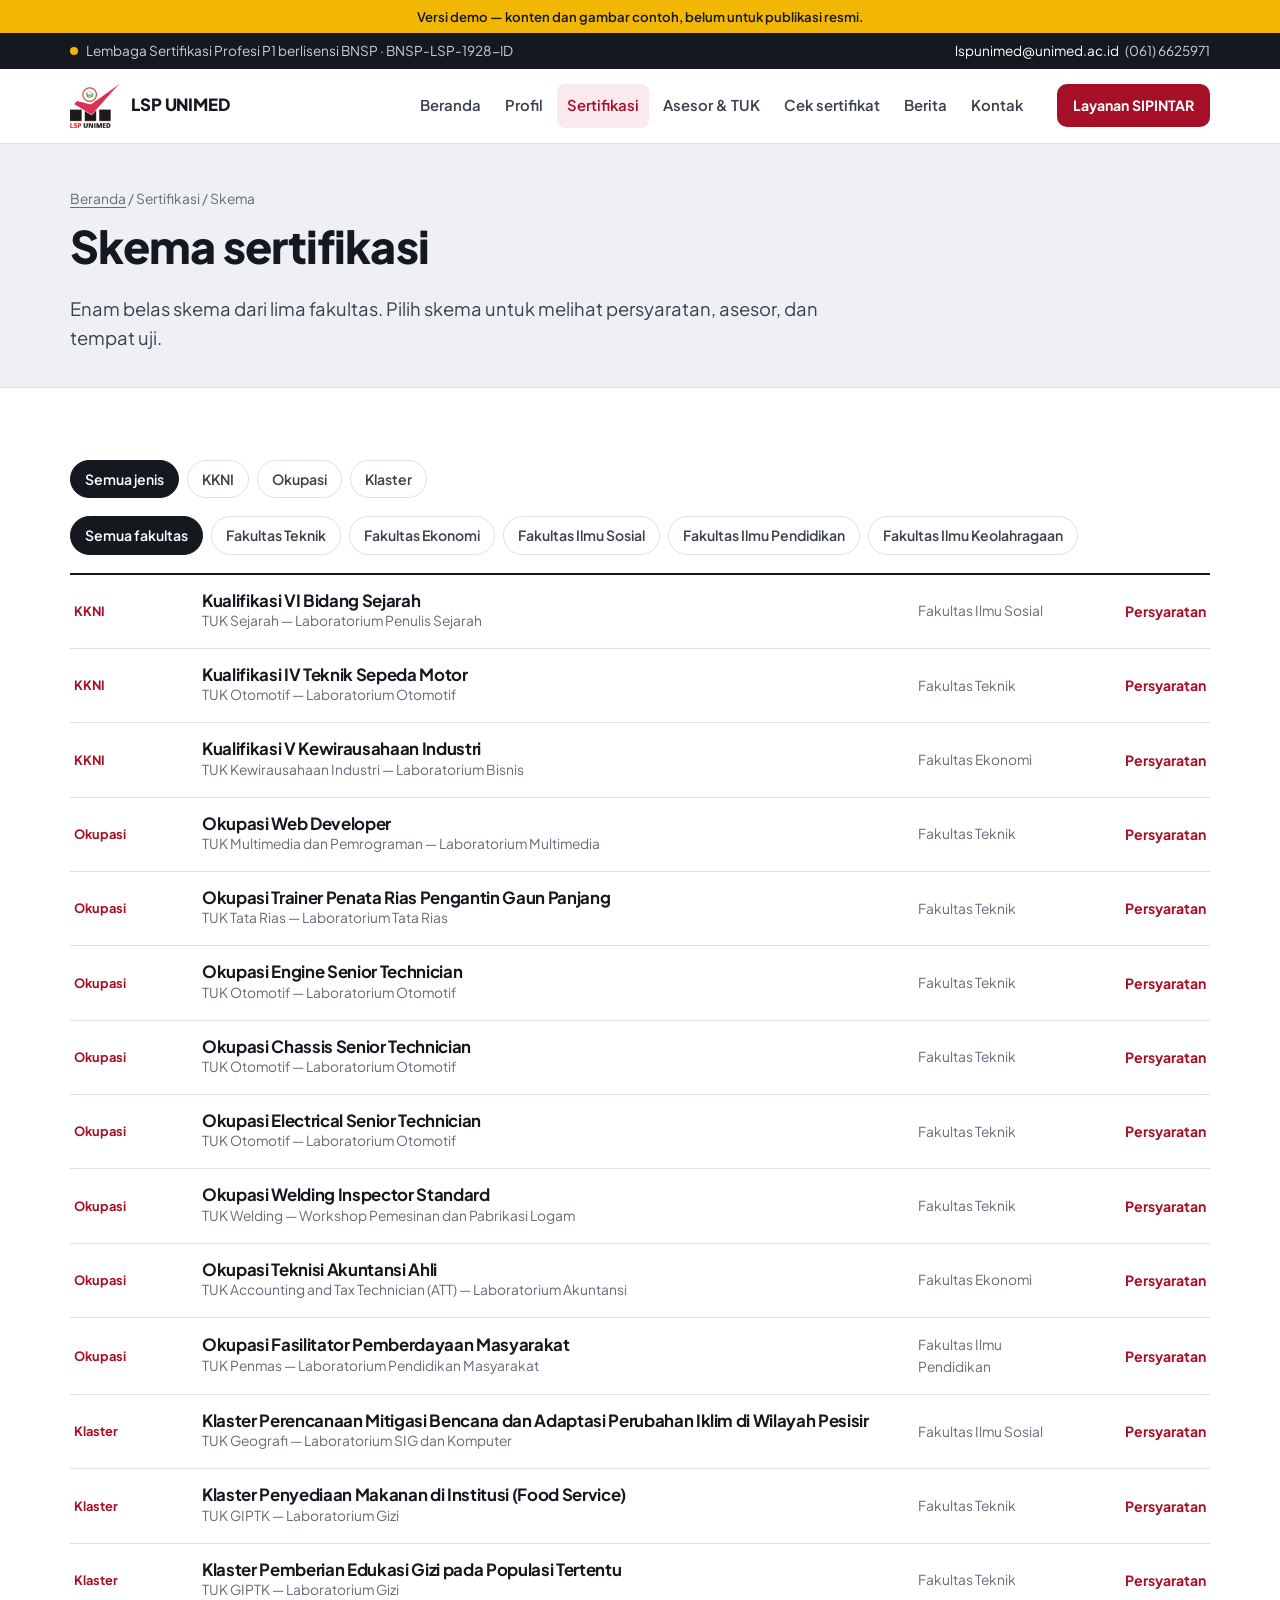
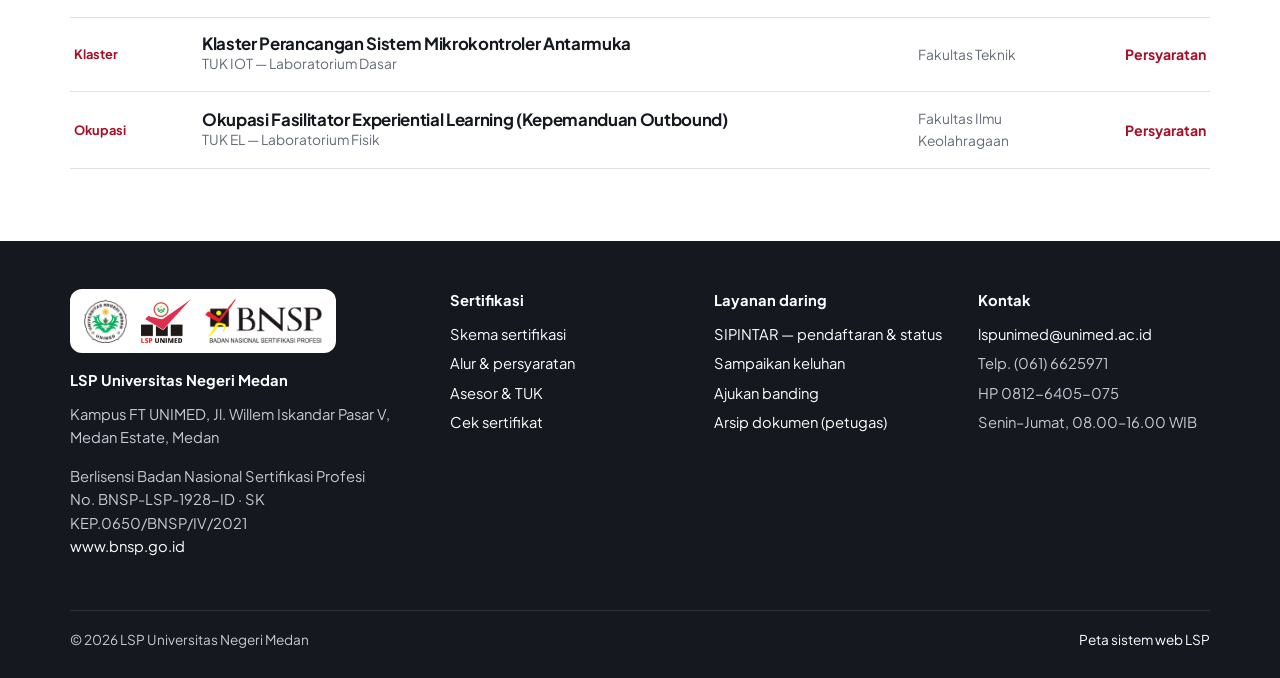
<file: skema.html>
<!doctype html>
<html lang="id">
<head>
  <meta charset="utf-8">
  <meta name="viewport" content="width=device-width, initial-scale=1">
  <title>Skema sertifikasi — LSP UNIMED</title>
  <link rel="icon" type="image/png" sizes="32x32" href="assets/img/favicon-32.png">
  <link rel="apple-touch-icon" href="assets/img/favicon-180.png">
  <link rel="preconnect" href="https://fonts.googleapis.com"><link rel="preconnect" href="https://fonts.gstatic.com" crossorigin>
  <link href="https://fonts.googleapis.com/css2?family=Plus+Jakarta+Sans:wght@400;500;600;700;800&display=swap" rel="stylesheet">
  <link rel="stylesheet" href="assets/css/site.css">
</head>
<body data-page="sertifikasi">
<main>
  <section class="page-head"><div class="wrap">
    <div class="crumb"><a href="index.html">Beranda</a> / Sertifikasi / Skema</div>
    <h1 style="font-size:clamp(1.9rem,4vw,2.8rem)">Skema sertifikasi</h1>
    <p class="lead" style="margin:0">Enam belas skema dari lima fakultas. Pilih skema untuk melihat persyaratan, asesor, dan tempat uji.</p>
  </div></section>
  <section class="section"><div class="wrap">
    <div class="filters" id="fJ"></div>
    <div class="filters" id="fF"></div>
    <div class="skema-rows" id="rows"></div>
  </div></section>
</main>
<script src="assets/js/data.js"></script>
<script src="assets/js/site.js"></script>
<script src="assets/js/konten.js"></script>
<script>
(function () {
  const D = window.LSP_DATA, F = window.FAKULTAS, esc = window.esc, SIP = window.LSP_SITE.URL.sipintar;
  let J = 'Semua', K = 'Semua';
  const chips = (el, items, cur, key) => { el.innerHTML = items.map(i => `<button class="chip" type="button" data-${key}="${i[0]}" aria-pressed="${i[0] === cur}">${i[1]}</button>`).join(''); };
  function draw() {
    chips(document.getElementById('fJ'), [['Semua', 'Semua jenis'], ['KKNI', 'KKNI'], ['Okupasi', 'Okupasi'], ['Klaster', 'Klaster']], J, 'j');
    chips(document.getElementById('fF'), [['Semua', 'Semua fakultas']].concat(Object.keys(F).map(k => [k, F[k]])), K, 'k');
    const list = D.skema.filter(s => (J === 'Semua' || s.jenis === J) && (K === 'Semua' || s.fak === K));
    document.getElementById('rows').innerHTML = list.map(s => `<a class="skema-row" href="#${s.id}"><span class="jenis">${s.jenis}</span><div><h3>${esc(s.nama)}</h3><div class="meta">${esc(window.tukNama(s.tuk))}</div></div><span class="meta">${esc(F[s.fak])}</span><span class="go">Persyaratan</span></a>`).join('') || '<p class="muted" style="padding:20px 0">Belum ada skema untuk pilihan ini.</p>';
  }
  document.getElementById('fJ').addEventListener('click', e => { const c = e.target.closest('[data-j]'); if (c) { J = c.dataset.j; draw(); } });
  document.getElementById('fF').addEventListener('click', e => { const c = e.target.closest('[data-k]'); if (c) { K = c.dataset.k; draw(); } });
  draw();
  function detail() {
    document.querySelector('.drawer-back')?.remove();
    const s = D.skema.find(x => x.id === location.hash.slice(1)); if (!s) return;
    document.body.insertAdjacentHTML('beforeend', `<div class="drawer-back"><div class="drawer" role="dialog" aria-modal="true" aria-labelledby="dT"><button class="close" type="button" aria-label="Tutup">×</button>
      <div class="jenis" style="color:var(--red);font-weight:700;font-size:.85rem">${s.jenis} · ${esc(F[s.fak])}</div><h2 id="dT" style="font-size:1.5rem">${esc(s.nama)}</h2>
      <dl class="kv"><dt>Tempat uji</dt><dd>${esc(window.tukNama(s.tuk))}</dd><dt>Asesor</dt><dd>${esc(s.asesor)}<br><span class="muted" style="font-weight:400">No. Reg. MET ${esc(s.met)}</span></dd><dt>Jadwal</dt><dd>Sabtu, 17 Oktober 2026</dd></dl>
      <h3>Persyaratan dasar</h3><ol>${s.syarat.map(x => `<li>${esc(x)}</li>`).join('')}</ol>
      <p class="notice">Formulir FR.APL.01 dan FR.APL.02 skema ini dicetak, diisi dengan tulisan tangan, lalu diunggah saat mendaftar di SIPINTAR.</p>
      <div style="display:flex;gap:10px;flex-wrap:wrap;margin-top:16px"><a class="btn" href="${SIP}#/jadwal" target="_blank" rel="noopener">Daftar skema ini</a><a class="btn ghost" href="${SIP}#/dokumen/${s.id}" target="_blank" rel="noopener">Unduh formulir</a></div></div></div>`);
    const back = document.querySelector('.drawer-back');
    const close = () => { history.replaceState(null, '', location.pathname); back.remove(); };
    back.addEventListener('click', e => { if (e.target === back || e.target.closest('.close')) close(); });
    back.querySelector('.close').focus();
  }
  window.addEventListener('hashchange', detail); detail();
})();
</script>
</body>
</html>
</file>
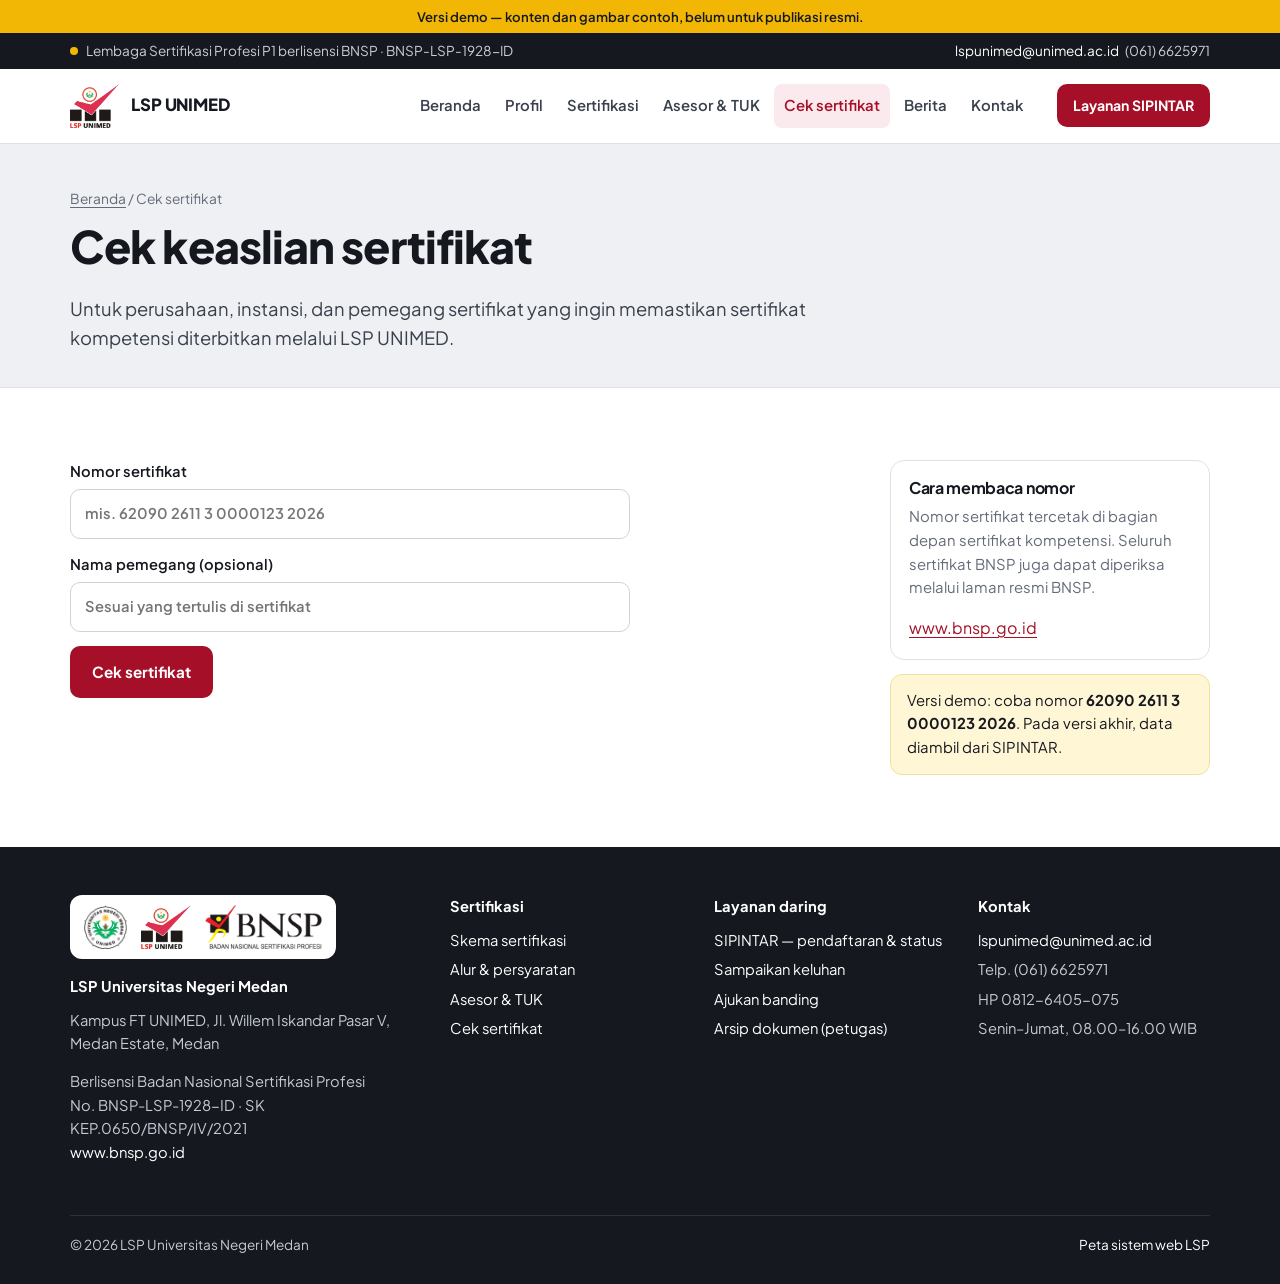
<file: verifikasi.html>
<!doctype html>
<html lang="id">
<head>
  <meta charset="utf-8">
  <meta name="viewport" content="width=device-width, initial-scale=1">
  <title>Cek sertifikat — LSP UNIMED</title>
  <link rel="icon" type="image/png" sizes="32x32" href="assets/img/favicon-32.png">
  <link rel="apple-touch-icon" href="assets/img/favicon-180.png">
  <link rel="preconnect" href="https://fonts.googleapis.com"><link rel="preconnect" href="https://fonts.gstatic.com" crossorigin>
  <link href="https://fonts.googleapis.com/css2?family=Plus+Jakarta+Sans:wght@400;500;600;700;800&display=swap" rel="stylesheet">
  <link rel="stylesheet" href="assets/css/site.css">
</head>
<body data-page="verifikasi">
<main>
  <section class="page-head"><div class="wrap">
    <div class="crumb"><a href="index.html">Beranda</a> / Cek sertifikat</div>
    <h1 style="font-size:clamp(1.9rem,4vw,2.8rem)">Cek keaslian sertifikat</h1>
    <p class="lead" style="margin:0">Untuk perusahaan, instansi, dan pemegang sertifikat yang ingin memastikan sertifikat kompetensi diterbitkan melalui LSP UNIMED.</p>
  </div></section>
  <section class="section"><div class="wrap two">
    <div>
      <form id="fV" class="form" style="max-width:560px"><label>Nomor sertifikat<input id="no" placeholder="mis. 62090 2611 3 0000123 2026" autocomplete="off"></label><label>Nama pemegang (opsional)<input id="nm" placeholder="Sesuai yang tertulis di sertifikat"></label><div><button class="btn" type="submit">Cek sertifikat</button></div></form>
      <div id="out" style="max-width:560px"></div>
    </div>
    <aside class="aside"><div class="box"><h3>Cara membaca nomor</h3><p class="muted" style="font-size:.93rem">Nomor sertifikat tercetak di bagian depan sertifikat kompetensi. Seluruh sertifikat BNSP juga dapat diperiksa melalui laman resmi BNSP.</p><a href="https://bnsp.go.id" target="_blank" rel="noopener">www.bnsp.go.id</a></div>
      <div class="notice">Versi demo: coba nomor <b>62090 2611 3 0000123 2026</b>. Pada versi akhir, data diambil dari SIPINTAR.</div></aside>
  </div></section>
</main>
<script src="assets/js/data.js"></script>
<script src="assets/js/site.js"></script>
<script src="assets/js/konten.js"></script>
<script>
document.getElementById('fV').addEventListener('submit', (e) => {
  e.preventDefault();
  const v = document.getElementById('no').value.trim(), out = document.getElementById('out'), esc = window.esc;
  if (!v) { out.innerHTML = '<div class="result no">Masukkan nomor sertifikat.</div>'; return; }
  const hit = window.CONTOH_SERTIFIKAT.find(s => s.no.replace(/\s/g, '') === v.replace(/\s/g, ''));
  out.innerHTML = hit ? `<div class="result ok"><b>Sertifikat terdaftar di LSP UNIMED</b><dl><dt>Nomor</dt><dd>${esc(hit.no)}</dd><dt>Nama</dt><dd>${esc(hit.nama)}</dd><dt>Skema</dt><dd>${esc(hit.skema)}</dd><dt>Berlaku sampai</dt><dd>${esc(hit.sampai)}</dd></dl></div>`
    : '<div class="result no"><b>Nomor tidak ditemukan.</b> Periksa kembali penulisan nomor, atau hubungi lspunimed@unimed.ac.id.</div>';
});
</script>
</body>
</html>
</file>
<file: assets/css/site.css>
/* LSP UNIMED — situs utama (demo)
 * Tipe: Plus Jakarta Sans (satu keluarga, dirancang untuk identitas kota Jakarta — dekat dengan konteks Indonesia).
 * Warna: merah LSP sebagai identitas, kuning matahari logo UNIMED hanya untuk tanda "terverifikasi/berlisensi".
 */
:root {
  --ink: #15181f;
  --ink-2: #3a404c;
  --muted: #646b78;
  --paper: #ffffff;
  --mist: #eef0f3;
  --line: #dde1e7;
  --red: #a50f27;
  --red-deep: #6e0a1a;
  --red-soft: #fbeaed;
  --sun: #f2b705;
  --sun-soft: #fff6d6;
  --green: #0f7a4f;
  --wrap: 1180px;
  --font: "Plus Jakarta Sans", system-ui, -apple-system, "Segoe UI", sans-serif;
}

* { box-sizing: border-box; }
html { scroll-behavior: smooth; }
body { margin: 0; font-family: var(--font); font-size: 16px; line-height: 1.6; color: var(--ink); background: var(--paper); -webkit-font-smoothing: antialiased; }
img { max-width: 100%; display: block; }
a { color: var(--red); text-underline-offset: 3px; }
a:hover { color: var(--red-deep); }
:focus-visible { outline: 3px solid var(--sun); outline-offset: 2px; border-radius: 4px; }
h1, h2, h3, h4 { line-height: 1.15; margin: 0 0 .5em; letter-spacing: -.02em; }
h1 { font-size: clamp(2.2rem, 5vw, 3.6rem); font-weight: 800; }
h2 { font-size: clamp(1.6rem, 3vw, 2.3rem); font-weight: 800; }
h3 { font-size: 1.2rem; font-weight: 700; }
p { margin: 0 0 1em; }
.wrap { max-width: var(--wrap); margin: 0 auto; padding: 0 20px; }
.lead { font-size: 1.15rem; color: var(--ink-2); max-width: 60ch; }
.muted { color: var(--muted); }
.sr-only { position: absolute; width: 1px; height: 1px; overflow: hidden; clip: rect(0 0 0 0); }

/* ---------- Bilah atas & header ---------- */
.topbar { background: var(--ink); color: #c9ced8; font-size: .85rem; }
.topbar .wrap { display: flex; justify-content: space-between; gap: 16px; padding-top: 7px; padding-bottom: 7px; flex-wrap: wrap; }
.topbar a { color: #fff; text-decoration: none; }
.topbar .lic { display: inline-flex; align-items: center; gap: 8px; }
.topbar .lic i { width: 8px; height: 8px; border-radius: 50%; background: var(--sun); display: inline-block; }

.site-header { position: sticky; top: 0; z-index: 40; background: rgba(255, 255, 255, .96); backdrop-filter: blur(8px); border-bottom: 1px solid var(--line); }
.site-header .wrap { display: flex; align-items: center; gap: 24px; height: 74px; }
.brand { display: flex; align-items: center; gap: 12px; text-decoration: none; color: var(--ink); margin-right: auto; }
.brand img { height: 44px; width: auto; }
.brand b { display: block; font-size: 1.05rem; font-weight: 800; letter-spacing: -.01em; }
.brand > span > span { display: block; font-size: .78rem; color: var(--muted); }
.nav { display: flex; align-items: center; gap: 4px; }
.nav > a, .nav .dd > button { white-space: nowrap; font: inherit; font-size: .93rem; font-weight: 600; color: var(--ink-2); text-decoration: none; background: none; border: 0; padding: 10px 10px; border-radius: 8px; cursor: pointer; }
.nav > a:hover, .nav .dd > button:hover, .nav > a.on, .nav .dd.on > button { color: var(--red); background: var(--red-soft); }
.dd { position: relative; }
.dd-menu { position: absolute; top: calc(100% + 6px); left: 0; min-width: 240px; background: #fff; border: 1px solid var(--line); border-radius: 12px; box-shadow: 0 18px 40px rgba(21, 24, 31, .12); padding: 8px; display: none; }
.dd.open .dd-menu { display: block; }
.dd-menu a { display: block; padding: 9px 12px; border-radius: 8px; text-decoration: none; color: var(--ink); font-size: .93rem; }
.dd-menu a small { display: block; color: var(--muted); font-size: .8rem; }
.dd-menu a:hover { background: var(--mist); }
.btn { white-space: nowrap; display: inline-flex; align-items: center; justify-content: center; gap: 8px; font: inherit; font-weight: 700; font-size: .95rem; padding: 12px 20px; border-radius: 10px; border: 2px solid var(--red); background: var(--red); color: #fff; text-decoration: none; cursor: pointer; }
.btn:hover { background: var(--red-deep); border-color: var(--red-deep); color: #fff; }
.btn.ghost { background: transparent; color: var(--red); }
.btn.ghost:hover { background: var(--red-soft); color: var(--red-deep); }
.btn.light { background: #fff; color: var(--ink); border-color: #fff; }
.btn.light:hover { background: var(--mist); border-color: var(--mist); color: var(--ink); }
.btn.sm { padding: 8px 14px; font-size: .88rem; }
.menu-btn { display: none; background: none; border: 1px solid var(--line); border-radius: 8px; padding: 8px 10px; font: inherit; cursor: pointer; }

/* ---------- Hero: peta kompetensi fakultas ---------- */
.hero { padding: 64px 0 40px; }
.hero .wrap { display: grid; grid-template-columns: minmax(0, 1fr) minmax(0, 1.05fr); gap: 56px; align-items: start; }
.hero h1 { max-width: 13ch; }
.hero .actions { display: flex; gap: 12px; flex-wrap: wrap; margin-top: 28px; }
.hero .licensed { display: flex; align-items: center; gap: 14px; margin-top: 36px; padding-top: 22px; border-top: 1px solid var(--line); }
.hero .licensed img { height: 40px; width: auto; }
.hero .licensed p { margin: 0; font-size: .9rem; color: var(--muted); }
.hero .licensed b { color: var(--ink); }

.finder { background: var(--ink); color: #fff; border-radius: 22px; padding: 26px; position: relative; overflow: hidden; }
.finder::after { content: ""; position: absolute; right: -60px; top: -60px; width: 220px; height: 220px; border-radius: 50%; border: 28px solid rgba(242, 183, 5, .14); }
.finder h2 { font-size: 1.35rem; margin-bottom: 4px; position: relative; }
.finder > p { color: #b9c0cc; font-size: .93rem; position: relative; }
.fak { display: grid; grid-template-columns: repeat(5, minmax(0, 1fr)); gap: 6px; margin: 18px 0 16px; position: relative; }
.fak button { font: inherit; background: #23272f; color: #dfe3ea; border: 1px solid #343944; border-radius: 12px; padding: 12px 6px 10px; cursor: pointer; text-align: center; line-height: 1.2; }
.fak button b { display: block; font-size: 1.3rem; font-weight: 800; letter-spacing: -.02em; }
.fak button span { display: block; font-size: .7rem; color: #9aa2b0; margin-top: 3px; }
.fak button[aria-pressed="true"] { background: var(--red); border-color: var(--red); color: #fff; }
.fak button[aria-pressed="true"] span { color: #ffd9df; }
.fak button:hover { border-color: #5a6170; }
.fak-name { font-size: .86rem; color: #b9c0cc; margin-bottom: 8px; position: relative; }
.fak-list { list-style: none; margin: 0; padding: 0; display: grid; gap: 6px; max-height: 330px; overflow: auto; position: relative; }
.fak-list li a { display: grid; grid-template-columns: auto 1fr; gap: 12px; align-items: center; padding: 11px 12px; background: #1d2027; border: 1px solid #2c313b; border-radius: 12px; color: #fff; text-decoration: none; }
.fak-list li a:hover { border-color: var(--sun); }
.fak-list .tag { font-size: .72rem; font-weight: 700; padding: 3px 8px; border-radius: 999px; background: #2c313b; color: #e6e9ef; }
.fak-list .tag.KKNI { background: var(--sun); color: var(--ink); }
.fak-list .tag.Klaster { background: #2f6b4f; color: #fff; }
.finder .foot { display: flex; justify-content: space-between; align-items: center; gap: 12px; margin-top: 16px; font-size: .86rem; color: #b9c0cc; position: relative; flex-wrap: wrap; }
.finder .foot a { color: #fff; font-weight: 700; }

/* ---------- Pita verifikasi ---------- */
.verify { background: var(--sun-soft); border-top: 1px solid #f1dfa0; border-bottom: 1px solid #f1dfa0; }
.verify .wrap { display: grid; grid-template-columns: minmax(0, 1fr) minmax(0, 1.2fr); gap: 32px; align-items: center; padding-top: 28px; padding-bottom: 28px; }
.verify h2 { font-size: 1.4rem; margin: 0 0 4px; }
.verify p { margin: 0; color: var(--ink-2); }
.verify form { display: flex; gap: 10px; }
.verify input { flex: 1; min-width: 0; }
input, select, textarea { font: inherit; padding: 12px 14px; border: 1px solid #cfd4dc; border-radius: 10px; background: #fff; color: var(--ink); width: 100%; }
input:focus, select:focus, textarea:focus { outline: none; border-color: var(--red); box-shadow: 0 0 0 3px var(--red-soft); }
.result { margin-top: 14px; border-radius: 12px; padding: 14px 16px; font-size: .95rem; }
.result.ok { background: #e6f4ee; border: 1px solid #b8e0cd; }
.result.no { background: var(--red-soft); border: 1px solid #f2c3cc; }
.result dl { display: grid; grid-template-columns: max-content 1fr; gap: 4px 16px; margin: 8px 0 0; }
.result dt { color: var(--muted); }
.result dd { margin: 0; font-weight: 600; }

/* ---------- Seksi ---------- */
.section { padding: 72px 0; }
.section.alt { background: var(--mist); }
.section-head { display: flex; justify-content: space-between; align-items: end; gap: 20px; margin-bottom: 28px; flex-wrap: wrap; }
.section-head p { margin: 0; color: var(--muted); max-width: 62ch; }

/* Skema: daftar baris, bukan kartu seragam */
.skema-rows { border-top: 2px solid var(--ink); }
.skema-row { display: grid; grid-template-columns: 110px minmax(0, 1fr) 150px 120px; gap: 18px; align-items: center; padding: 16px 4px; border-bottom: 1px solid var(--line); text-decoration: none; color: var(--ink); }
.skema-row:hover { background: #fafbfc; }
.skema-row .jenis { font-size: .8rem; font-weight: 700; color: var(--red); }
.skema-row h3 { margin: 0; font-size: 1.05rem; }
.skema-row .meta { font-size: .86rem; color: var(--muted); }
.skema-row .go { justify-self: end; font-size: .88rem; font-weight: 700; color: var(--red); }
.filters { display: flex; gap: 8px; flex-wrap: wrap; margin-bottom: 18px; }
.chip { font: inherit; font-size: .88rem; font-weight: 600; padding: 7px 14px; border-radius: 999px; border: 1px solid var(--line); background: #fff; color: var(--ink-2); cursor: pointer; }
.chip[aria-pressed="true"] { background: var(--ink); color: #fff; border-color: var(--ink); }

/* Alur — urutan nyata, jadi bernomor */
.steps { display: grid; grid-template-columns: repeat(4, minmax(0, 1fr)); gap: 0; counter-reset: s; border-left: 1px solid var(--line); }
.step { padding: 6px 22px 6px 22px; border-right: 1px solid var(--line); }
.step::before { counter-increment: s; content: counter(s); display: grid; place-items: center; width: 40px; height: 40px; border-radius: 50%; background: var(--red); color: #fff; font-weight: 800; margin-bottom: 14px; }
.step h3 { font-size: 1.05rem; }
.step p { font-size: .93rem; color: var(--ink-2); margin: 0; }

/* Angka singkat */
.figures { display: grid; grid-template-columns: repeat(4, minmax(0, 1fr)); border: 1px solid var(--line); border-radius: 16px; background: #fff; }
.figures div { padding: 22px 24px; border-left: 1px solid var(--line); }
.figures div:first-child { border-left: 0; }
.figures b { display: block; font-size: 2.2rem; font-weight: 800; letter-spacing: -.03em; line-height: 1.1; }
.figures span { color: var(--muted); font-size: .92rem; }

/* Jadwal */
.agenda { display: grid; grid-template-columns: 160px minmax(0, 1fr) auto; gap: 24px; align-items: center; background: #fff; border: 1px solid var(--line); border-left: 6px solid var(--red); border-radius: 14px; padding: 22px 26px; }
.agenda .date b { display: block; font-size: 2.6rem; font-weight: 800; line-height: 1; letter-spacing: -.03em; }
.agenda .date span { color: var(--muted); }

/* Berita */
.news { display: grid; grid-template-columns: 1.4fr 1fr; gap: 28px; }
.news .main img { border-radius: 16px; aspect-ratio: 16 / 9; object-fit: cover; width: 100%; }
.news .main h3 { font-size: 1.4rem; margin-top: 14px; }
.news .side { display: grid; gap: 18px; align-content: start; }
.news .side a { display: grid; grid-template-columns: 140px minmax(0, 1fr); gap: 16px; text-decoration: none; color: var(--ink); }
.news .side img { border-radius: 10px; aspect-ratio: 4 / 3; object-fit: cover; }
.news .side h4 { margin: 0 0 4px; font-size: 1rem; line-height: 1.3; }
.date-line { font-size: .84rem; color: var(--muted); }
.news a:hover h3, .news a:hover h4 { color: var(--red); }

/* Ekosistem tiga laman */
.eco { display: grid; grid-template-columns: repeat(3, minmax(0, 1fr)); gap: 18px; }
.eco > div { border-radius: 18px; padding: 26px; display: flex; flex-direction: column; }
.eco .a { background: #fff; border: 1px solid var(--line); }
.eco .b { background: var(--red); color: #fff; }
.eco .c { background: var(--ink); color: #fff; }
.eco .addr { font-size: .86rem; font-weight: 700; margin-bottom: 14px; opacity: .8; word-break: break-all; }
.eco p { flex: 1; }
.eco .b p, .eco .c p { color: rgba(255, 255, 255, .85); }

/* ---------- Halaman dalam ---------- */
.page-head { background: var(--mist); padding: 44px 0 34px; border-bottom: 1px solid var(--line); }
.crumb { font-size: .86rem; color: var(--muted); margin-bottom: 10px; }
.crumb a { color: var(--muted); }
.two { display: grid; grid-template-columns: minmax(0, 1fr) 320px; gap: 48px; align-items: start; }
.prose { max-width: 70ch; }
.prose h2 { font-size: 1.5rem; margin-top: 1.6em; }
.prose h2:first-child { margin-top: 0; }
.prose ol, .prose ul { padding-left: 1.2em; }
.prose li { margin-bottom: .4em; }
.aside { position: sticky; top: 96px; display: grid; gap: 14px; }
.box { border: 1px solid var(--line); border-radius: 14px; padding: 18px; background: #fff; }
.box h3 { font-size: 1rem; }
.box ul { list-style: none; padding: 0; margin: 0; display: grid; gap: 6px; font-size: .93rem; }
.org { display: grid; gap: 14px; }
.org .lvl { display: flex; gap: 12px; flex-wrap: wrap; justify-content: center; }
.org .p { border: 1px solid var(--line); border-radius: 12px; padding: 12px 16px; text-align: center; min-width: 180px; background: #fff; }
.org .p b { display: block; }
.org .p span { font-size: .84rem; color: var(--muted); }
.org .p.top { border-color: var(--red); border-width: 2px; }
.table { width: 100%; border-collapse: collapse; font-size: .94rem; }
.table th, .table td { text-align: left; padding: 12px 14px; border-bottom: 1px solid var(--line); vertical-align: top; }
.table th { font-size: .84rem; color: var(--muted); font-weight: 600; background: var(--mist); }
.table-wrap { border: 1px solid var(--line); border-radius: 14px; overflow: auto; background: #fff; }
.drawer-back { position: fixed; inset: 0; background: rgba(21, 24, 31, .45); z-index: 60; display: flex; justify-content: flex-end; }
.drawer { width: min(560px, 100%); background: #fff; height: 100%; overflow: auto; padding: 28px; }
.drawer .close { float: right; font: inherit; font-size: 1.6rem; background: none; border: 0; cursor: pointer; color: var(--muted); }
.kv { display: grid; grid-template-columns: 130px 1fr; gap: 8px 14px; font-size: .94rem; margin: 16px 0; }
.kv dt { color: var(--muted); }
.kv dd { margin: 0; font-weight: 600; }
.notice { background: var(--sun-soft); border: 1px solid #f1dfa0; border-radius: 12px; padding: 14px 16px; font-size: .93rem; }
.gallery { display: grid; grid-template-columns: repeat(3, minmax(0, 1fr)); gap: 12px; }
.gallery img { border-radius: 12px; aspect-ratio: 4 / 3; object-fit: cover; width: 100%; }
.contact-grid { display: grid; grid-template-columns: minmax(0, 1fr) minmax(0, 1fr); gap: 32px; }
.map-ph { border-radius: 16px; background: var(--mist) url("../img/dummy-6.svg") center / cover; min-height: 280px; }
.form { display: grid; gap: 14px; }
.form label { display: grid; gap: 6px; font-weight: 600; font-size: .92rem; }

/* ---------- Footer ---------- */
.site-footer { background: var(--ink); color: #c4cad4; font-size: .92rem; margin-top: 0; }
.site-footer .wrap { padding-top: 48px; padding-bottom: 28px; }
.foot-grid { display: grid; grid-template-columns: 1.5fr 1fr 1fr 1fr; gap: 32px; }
.site-footer b { color: #fff; display: block; margin-bottom: 10px; }
.site-footer ul { list-style: none; padding: 0; margin: 0; display: grid; gap: 6px; }
.site-footer a { color: #fff; text-decoration: none; }
.site-footer a:hover { text-decoration: underline; color: #fff; }
.foot-logos { display: inline-flex; gap: 14px; background: #fff; padding: 10px 14px; border-radius: 12px; margin-bottom: 16px; align-items: center; }
.foot-logos img { height: 44px; width: auto; }
.foot-bottom { border-top: 1px solid #2c313b; margin-top: 36px; padding-top: 18px; display: flex; justify-content: space-between; gap: 16px; flex-wrap: wrap; font-size: .85rem; }
.demo-flag { background: var(--sun); color: var(--ink); text-align: center; font-size: .82rem; font-weight: 600; padding: 6px 12px; }

/* ---------- Responsif ---------- */
@media (max-width: 1280px) { .brand > span > span { display: none; } }
@media (max-width: 1180px) {
  .nav { display: none; position: absolute; top: 74px; left: 0; right: 0; background: #fff; border-bottom: 1px solid var(--line); flex-direction: column; align-items: stretch; padding: 10px 20px 18px; max-height: calc(100vh - 74px); overflow: auto; }
  body.nav-open .nav { display: flex; }
  .dd-menu { position: static; box-shadow: none; border: 0; padding: 0 0 6px 12px; display: block; }
  .nav .dd > button { width: 100%; text-align: left; }
  .menu-btn { display: block; }
}
@media (max-width: 1020px) {
  .hero .wrap { grid-template-columns: 1fr; gap: 36px; }
  .verify .wrap { grid-template-columns: 1fr; gap: 14px; }
  .steps { grid-template-columns: repeat(2, minmax(0, 1fr)); row-gap: 28px; }
  .two { grid-template-columns: 1fr; }
  .aside { position: static; }
  .foot-grid { grid-template-columns: 1fr 1fr; }
  .eco { grid-template-columns: 1fr; }
}
@media (max-width: 680px) {
  .site-header .btn.cta { display: none; }
  .hero { padding-top: 36px; }
  .fak { grid-template-columns: repeat(5, minmax(0, 1fr)); gap: 4px; }
  .fak button { padding: 10px 2px 8px; }
  .fak button b { font-size: 1.05rem; }
  .fak button span { display: none; }
  .verify form { flex-direction: column; }
  .skema-row { grid-template-columns: 1fr; gap: 4px; }
  .skema-row .go { justify-self: start; }
  .steps { grid-template-columns: 1fr; border-left: 0; }
  .step { border-right: 0; border-left: 3px solid var(--red-soft); }
  .figures { grid-template-columns: 1fr 1fr; }
  .figures div:nth-child(3) { border-left: 0; }
  .figures div:nth-child(n+3) { border-top: 1px solid var(--line); }
  .agenda { grid-template-columns: 1fr; gap: 12px; }
  .news { grid-template-columns: 1fr; }
  .news .side a { grid-template-columns: 110px minmax(0, 1fr); }
  .gallery { grid-template-columns: 1fr 1fr; }
  .contact-grid { grid-template-columns: 1fr; }
  .foot-grid { grid-template-columns: 1fr; }
  .brand > span > span { display: none; }
  .topbar .wrap > span:last-child { display: none; }
}
@media (prefers-reduced-motion: reduce) { html { scroll-behavior: auto; } }
</file>
